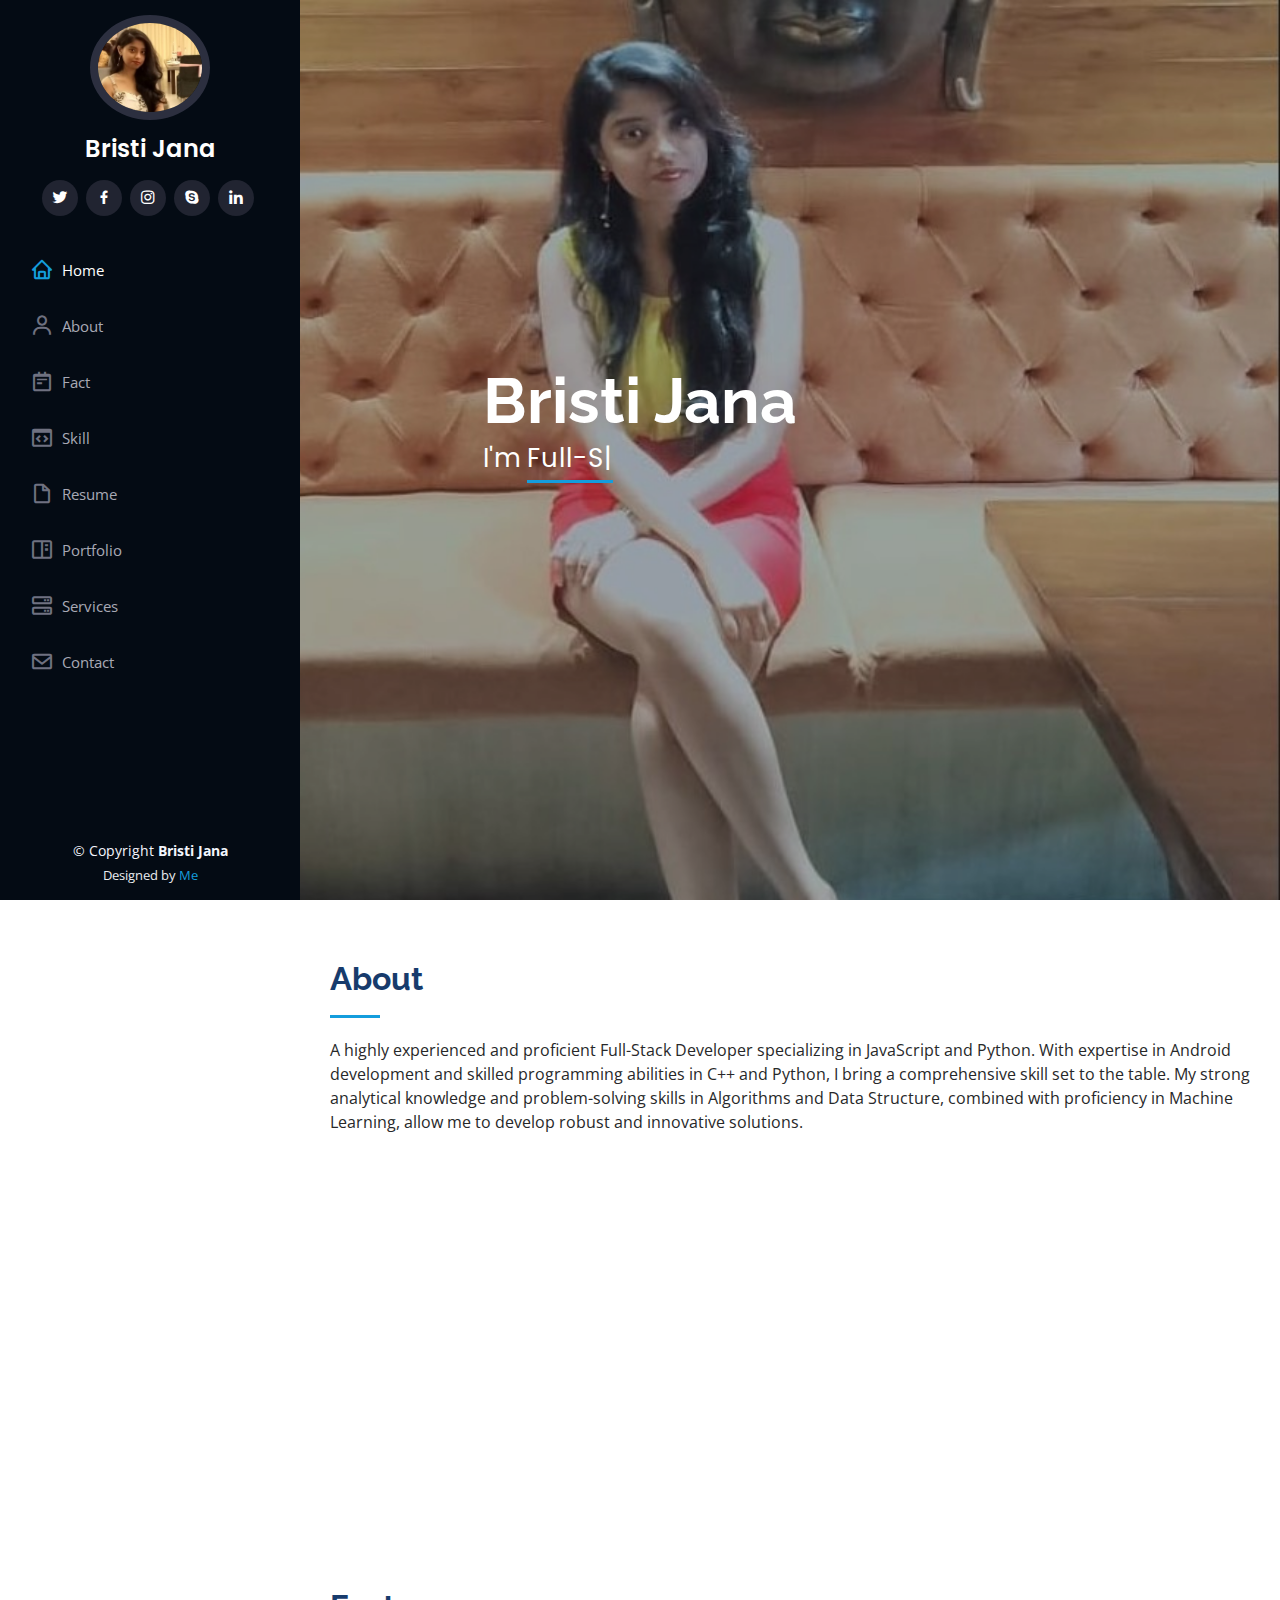
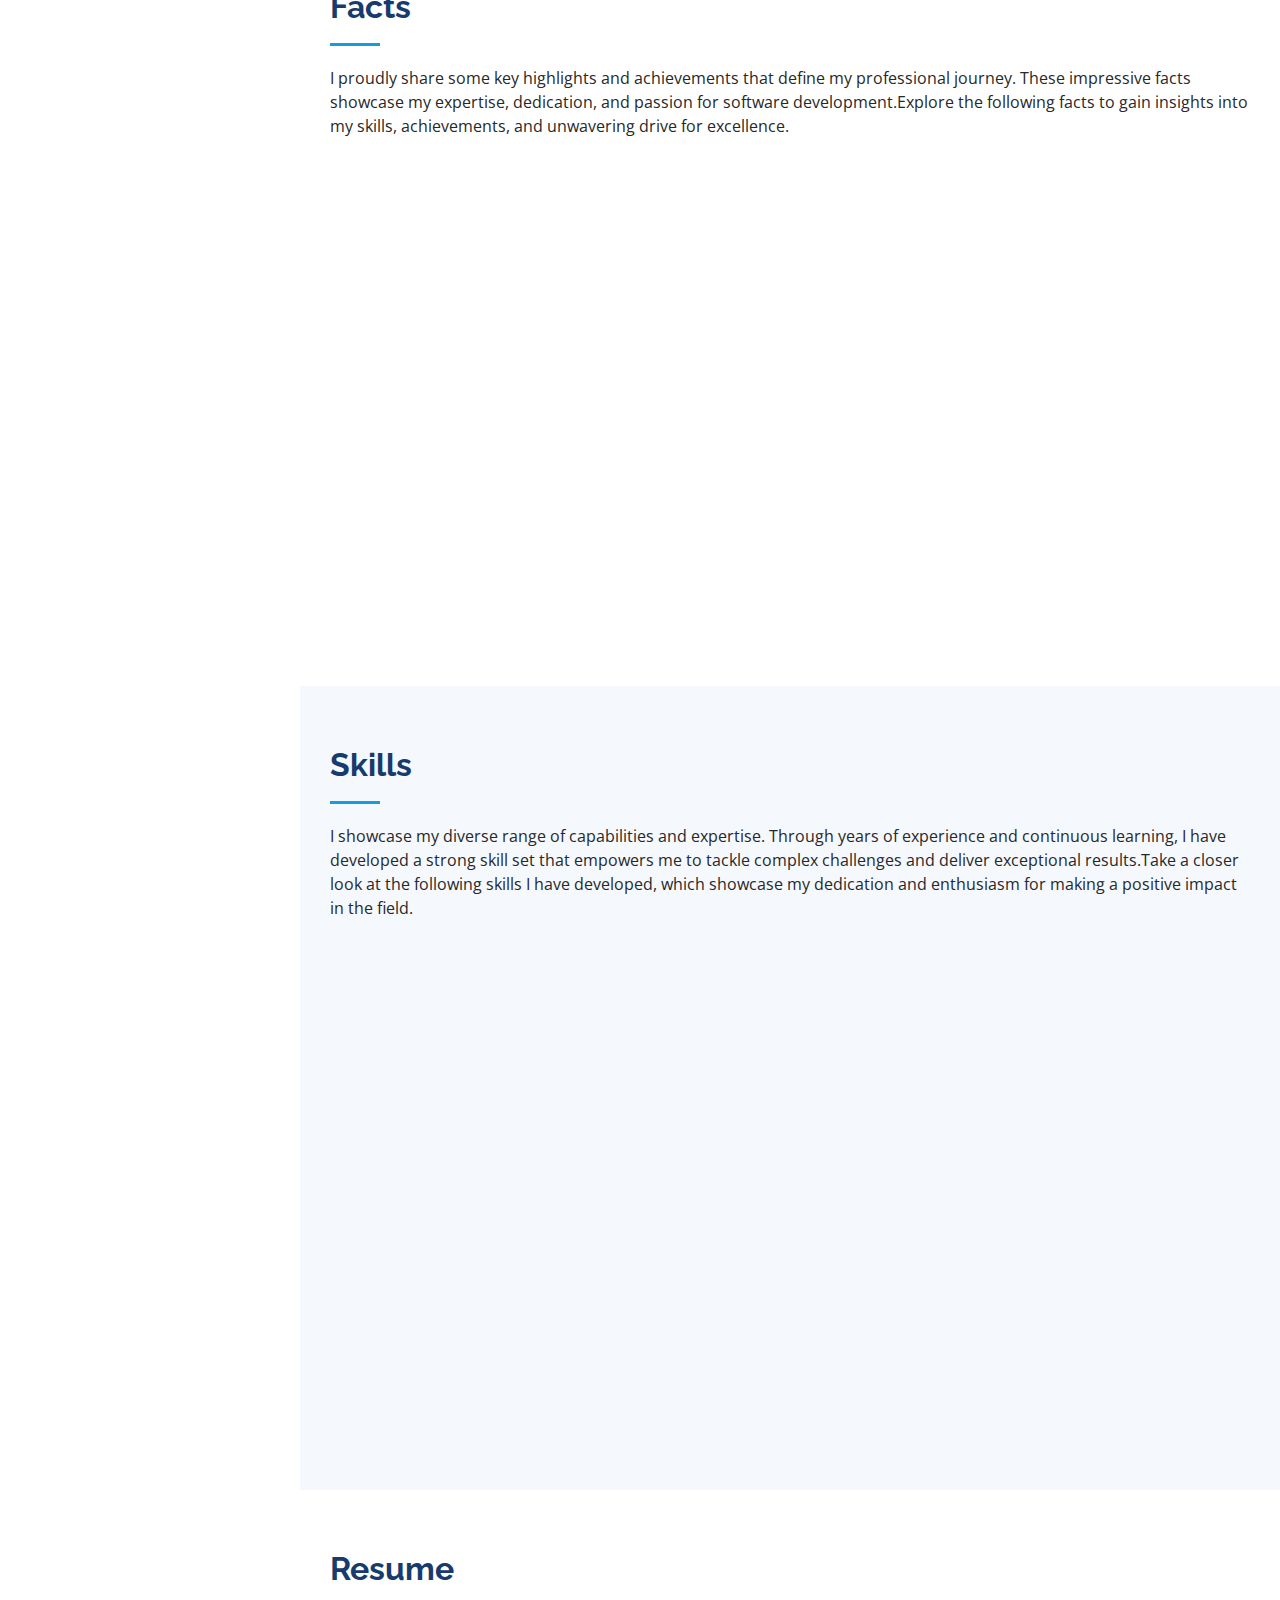
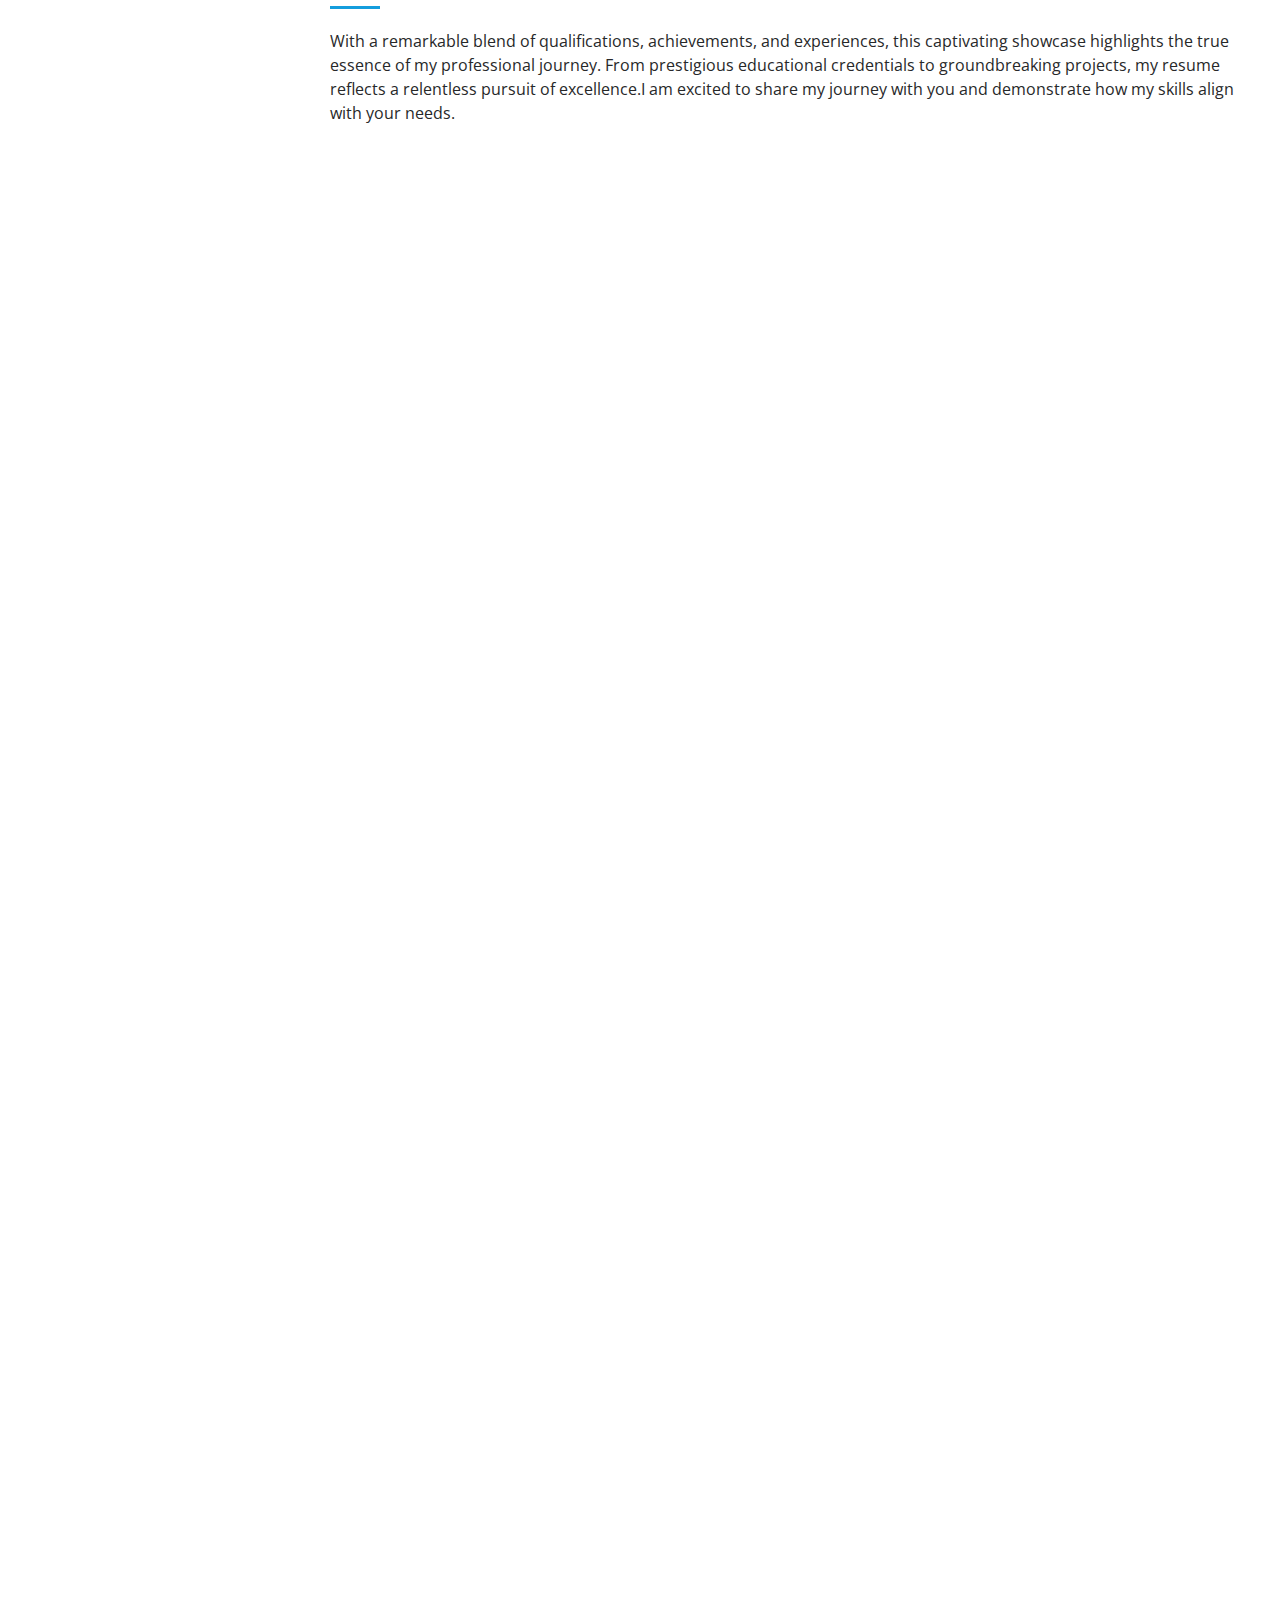
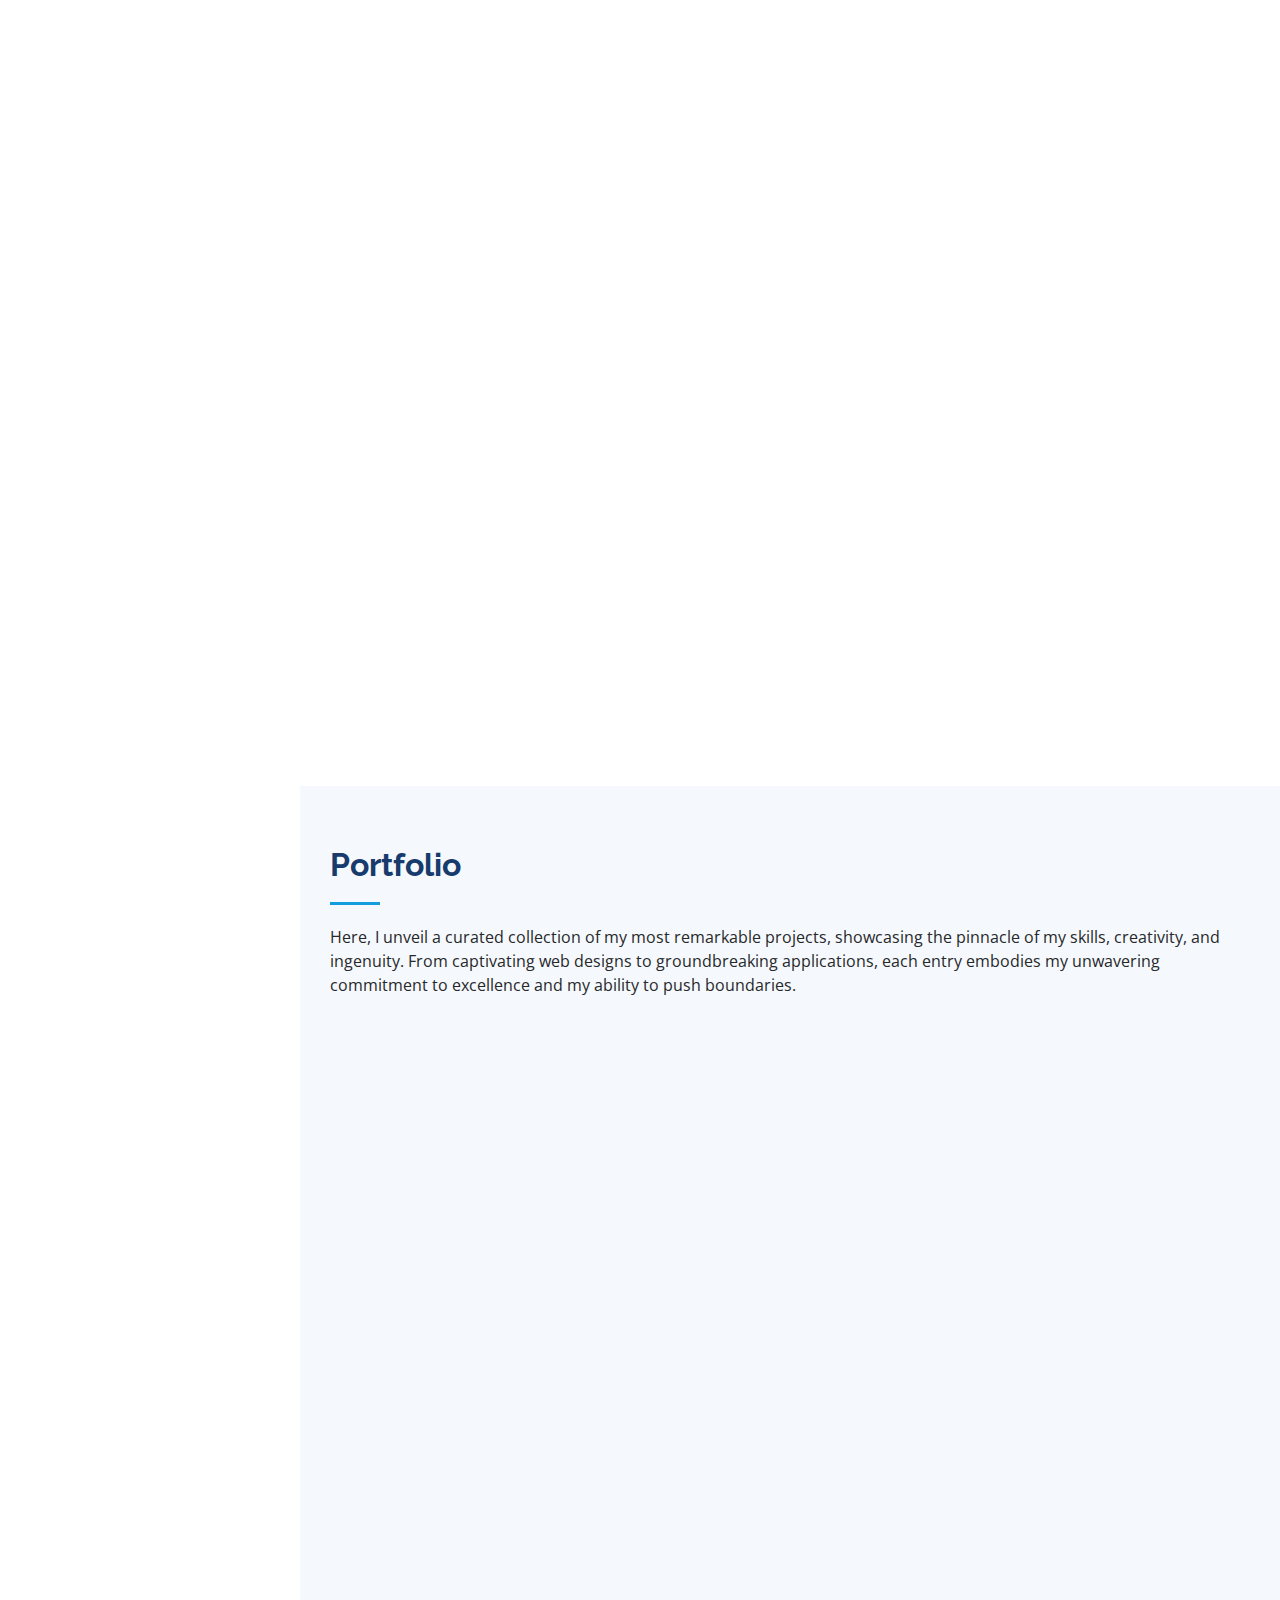
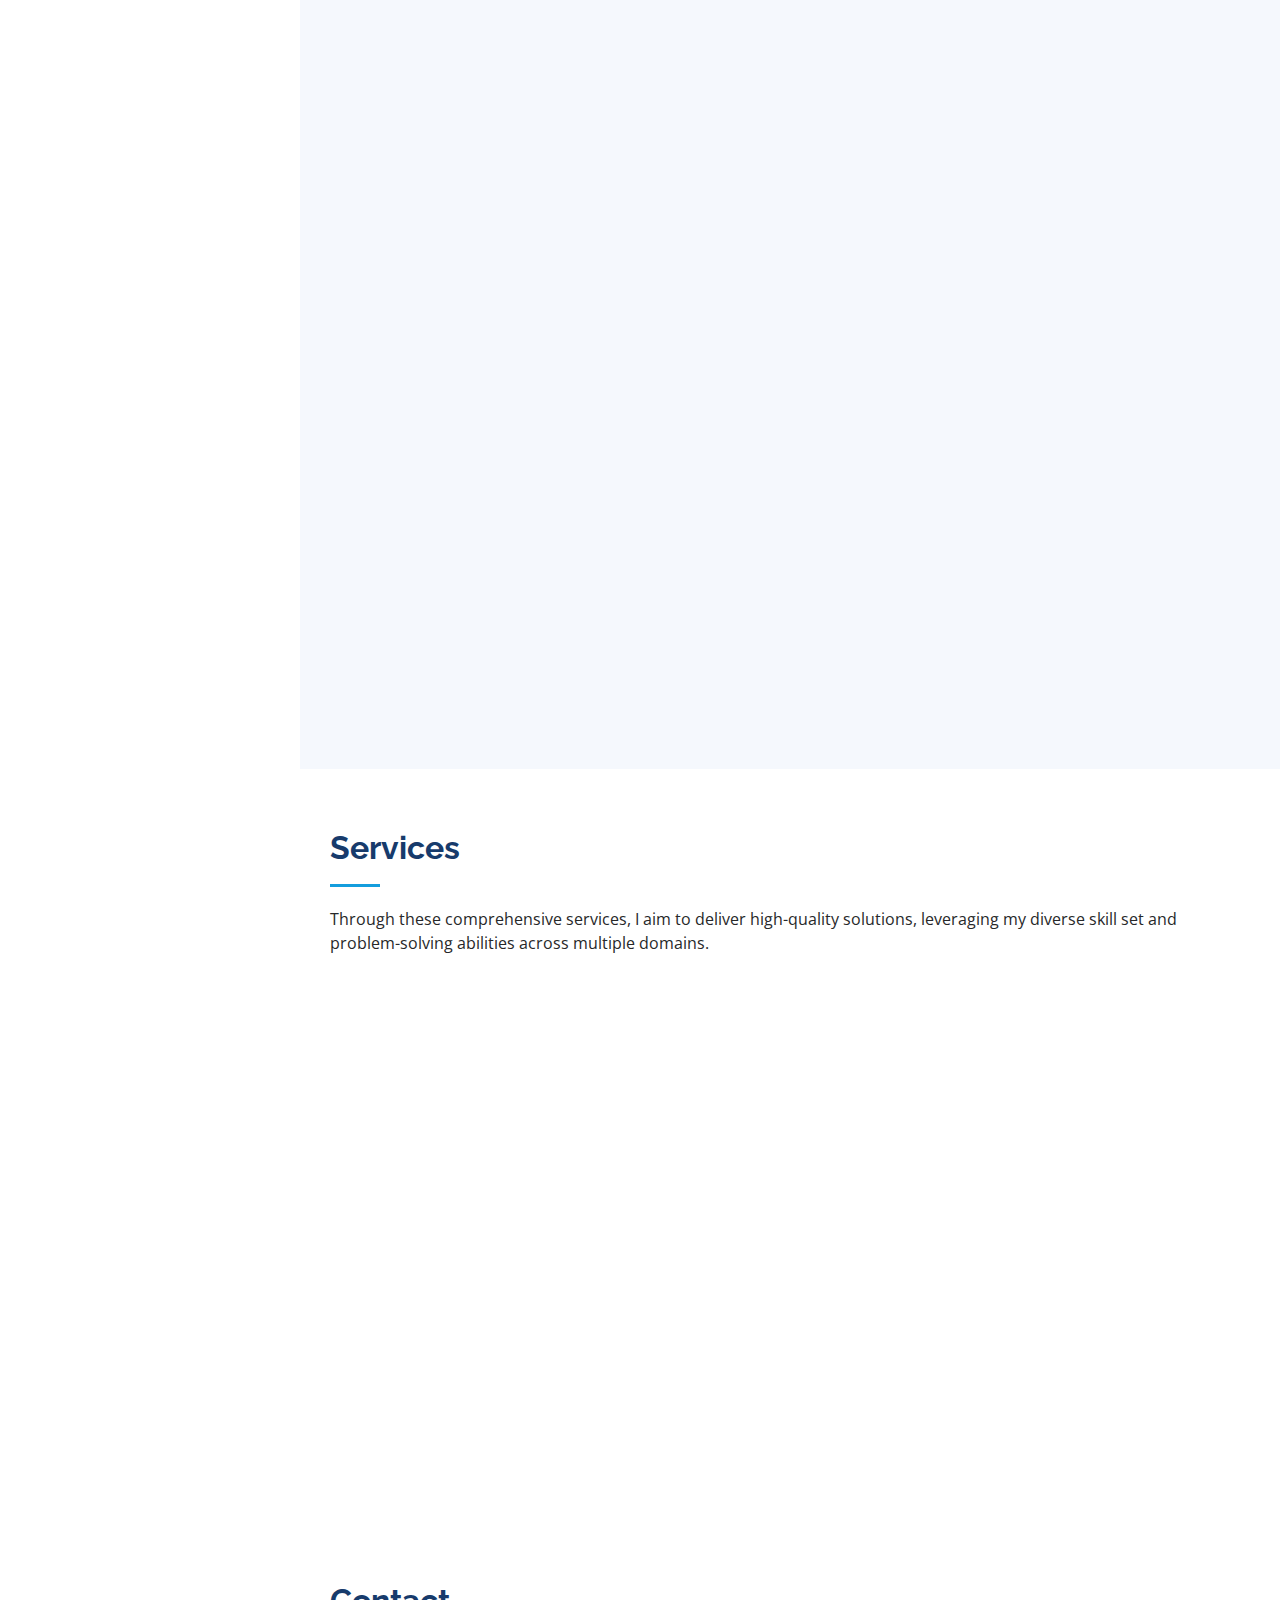
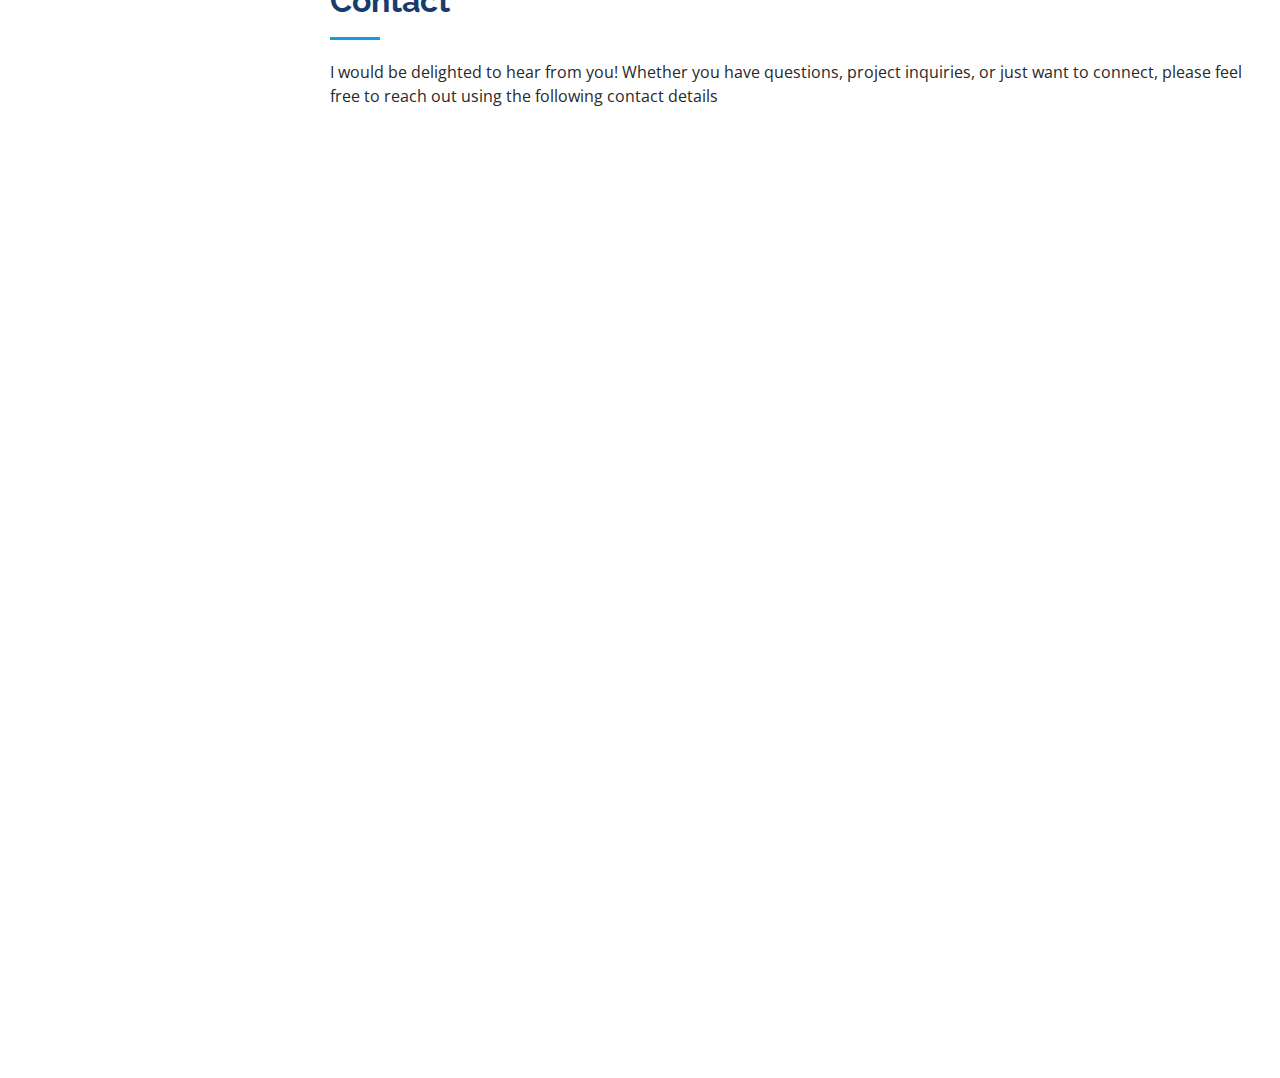
<file: index.html>
<!DOCTYPE html>
<html lang="en">
  <head>
    <meta charset="utf-8" />
    <meta content="width=device-width, initial-scale=1.0" name="viewport" />

    <title>Bristi Jana</title>
    <meta content="" name="description" />
    <meta content="" name="keywords" />

    <!-- Favicons -->
    <link href="assets/img/favicon.png" rel="icon" />
    <link href="assets/img/apple-touch-icon.png" rel="apple-touch-icon" />

    <!-- Google Fonts -->
    <link
      href="https://fonts.googleapis.com/css?family=Open+Sans:300,300i,400,400i,600,600i,700,700i|Raleway:300,300i,400,400i,500,500i,600,600i,700,700i|Poppins:300,300i,400,400i,500,500i,600,600i,700,700i"
      rel="stylesheet"
    />

    <!-- Vendor CSS Files -->
    <link href="assets/vendor/aos/aos.css" rel="stylesheet" />
    <link
      href="assets/vendor/bootstrap/css/bootstrap.min.css"
      rel="stylesheet"
    />
    <link
      href="assets/vendor/bootstrap-icons/bootstrap-icons.css"
      rel="stylesheet"
    />
    <link href="assets/vendor/boxicons/css/boxicons.min.css" rel="stylesheet" />
    <link
      href="assets/vendor/glightbox/css/glightbox.min.css"
      rel="stylesheet"
    />
    <link href="assets/vendor/swiper/swiper-bundle.min.css" rel="stylesheet" />

    <!-- Template Main CSS File -->
    <link href="assets/css/style.css" rel="stylesheet" />

    <!-- =======================================================
  * Template Name: iPortfolio
  * Updated: May 30 2023 with Bootstrap v5.3.0
  * Template URL: https://bootstrapmade.com/iportfolio-bootstrap-portfolio-websites-template/
  * Author: BootstrapMade.com
  * License: https://bootstrapmade.com/license/
  ======================================================== -->
  </head>

  <body>
    <!-- ======= Mobile nav toggle button ======= -->
    <i class="bi bi-list mobile-nav-toggle d-xl-none"></i>

    <!-- ======= Header ======= -->
    <header id="header">
      <div class="d-flex flex-column">
        <div class="profile">
          <img
            src="assets/img/profile-img.jpg"
            alt=""
            class="img-fluid rounded-circle"
          />
          <h1 class="text-light"><a href="index.html">Bristi Jana</a></h1>
          <div class="social-links mt-3 text-center">
            <a href="https://twitter.com/bristi_jana" class="twitter"><i class="bx bxl-twitter"></i></a>
            <a href="https://www.facebook.com/bristi.jana.1069" class="facebook"><i class="bx bxl-facebook"></i></a>
            <a href="https://www.instagram.com/bristi0654/?hl=en" class="instagram"><i class="bx bxl-instagram"></i></a>
            <a href="https://join.skype.com/invite/vLb6OtznhZKo" class="google-plus"><i class="bx bxl-skype"></i></a>
            <a href="https://www.linkedin.com/in/bristi-jana-379a5b1b9/" class="linkedin"><i class="bx bxl-linkedin"></i></a>
          </div>
        </div>

        <nav id="navbar" class="nav-menu navbar">
          <ul>
            <li>
              <a href="#hero" class="nav-link scrollto active"
                ><i class="bx bx-home"></i> <span>Home</span></a
              >
            </li>
            <li>
              <a href="#about" class="nav-link scrollto"
                ><i class="bx bx-user"></i> <span>About</span></a
              >
            </li>
            <li>
              <a href="#facts" class="nav-link scrollto"
                ><i class="bx bx-notepad"></i> <span>Fact</span></a
              >
            </li>
            <li>
              <a href="#skills" class="nav-link scrollto"
                ><i class="bx bx-code-block"></i> <span>Skill</span></a
              >
            </li>
            <li>
              <a href="#resume" class="nav-link scrollto"
                ><i class="bx bx-file-blank"></i> <span>Resume</span></a
              >
            </li>
            <li>
              <a href="#portfolio" class="nav-link scrollto"
                ><i class="bx bx-book-content"></i> <span>Portfolio</span></a
              >
            </li>
            <li>
              <a href="#services" class="nav-link scrollto"
                ><i class="bx bx-server"></i> <span>Services</span></a
              >
            </li>
            <li>
              <a href="#contact" class="nav-link scrollto"
                ><i class="bx bx-envelope"></i> <span>Contact</span></a
              >
            </li>
          </ul>
        </nav>
        <!-- .nav-menu -->
      </div>
    </header>
    <!-- End Header -->

    <!-- ======= Hero Section ======= -->
    <section
      id="hero"
      class="d-flex flex-column justify-content-center align-items-center"
    >
      <div class="hero-container" data-aos="fade-in">
        <h1>Bristi Jana</h1>
        <p>
          I'm
          <span
            class="typed"
            data-typed-items="Full-Stack Developer,Coder,Android Developer,Designer"
          ></span>
        </p>
      </div>
    </section>
    <!-- End Hero -->

    <main id="main">
      <!-- ======= About Section ======= -->
      <section id="about" class="about">
        <div class="container">
          <div class="section-title">
            <h2>About</h2>
            <p>
              A highly experienced and proficient Full-Stack Developer
              specializing in JavaScript and Python. With expertise in Android
              development and skilled programming abilities in C++ and Python, I
              bring a comprehensive skill set to the table. My strong analytical
              knowledge and problem-solving skills in Algorithms and Data
              Structure, combined with proficiency in Machine Learning, allow me
              to develop robust and innovative solutions.
            </p>
          </div>

          <div class="row">
            <div class="col-lg-4" data-aos="fade-right">
              <img src="assets/img/profile-img.jpg" class="img-fluid" alt="" />
            </div>
            <div class="col-lg-8 pt-4 pt-lg-0 content" data-aos="fade-left">
              <h3>Full-Stack Developer &amp; Competitive Coder.</h3>
              <p class="fst-italic">
                I am committed to delivering exceptional solutions and staying
                up-to-date with the latest industry trends. Get in touch with me
                to explore how I can help bring your ideas to life!
              </p>
              <div class="row">
                <div class="col-lg-6">
                  <ul>
                    <li>
                      <i class="bi bi-chevron-right"></i>
                      <strong>Birthday:</strong> <span>28 February 2001</span>
                    </li>
                    <li>
                      <i class="bi bi-chevron-right"></i>
                      <strong>Website:</strong> <span>www.example.com</span>
                    </li>
                    <li>
                      <i class="bi bi-chevron-right"></i>
                      <strong>Phone:</strong> <span>6283682294</span>
                    </li>
                    <li>
                      <i class="bi bi-chevron-right"></i>
                      <strong>City:</strong> <span>Hyderabad,Telangana</span>
                    </li>
                  </ul>
                </div>
                <div class="col-lg-6">
                  <ul>
                    <li>
                      <i class="bi bi-chevron-right"></i> <strong>Age:</strong>
                      <span>22</span>
                    </li>
                    <li>
                      <i class="bi bi-chevron-right"></i>
                      <strong>Degree:</strong> <span>B.Tech</span>
                    </li>
                    <li>
                      <i class="bi bi-chevron-right"></i>
                      <strong>PhEmailone:</strong>
                      <span>bristi0654@gmail.com</span>
                    </li>
                    <li>
                      <i class="bi bi-chevron-right"></i>
                      <strong>Residence:</strong> <span>India</span>
                    </li>
                  </ul>
                </div>
              </div>
            </div>
          </div>
        </div>
      </section>
      <!-- End About Section -->

      <!-- ======= Facts Section ======= -->
      <section id="facts" class="facts">
        <div class="container">
          <div class="section-title">
            <h2>Facts</h2>
            <p>
              I proudly share some key highlights and achievements that define
              my professional journey. These impressive facts showcase my
              expertise, dedication, and passion for software
              development.Explore the following facts to gain insights into my
              skills, achievements, and unwavering drive for excellence.
            </p>
          </div>

          <div class="row no-gutters">
            <div
              class="col-lg-3 col-md-6 d-md-flex align-items-md-stretch"
              data-aos="fade-up"
            >
              <div class="count-box">
                <i class="bi bi-journal-richtext"></i>
                <div class="conti">
                  <span
                    data-purecounter-start="0"
                    data-purecounter-end="10"
                    data-purecounter-duration="1"
                    class="purecounter tnt1"
                  ></span>
                  <h1 class="tnt">⭐</h1>
                </div>
                <p>
                  <strong>Development Expertise: </strong> Developed
                  cutting-edge web and android applications using multiple
                  programming languages.
                </p>
              </div>
            </div>

            <div
              class="col-lg-3 col-md-6 d-md-flex align-items-md-stretch"
              data-aos="fade-up"
              data-aos-delay="100"
            >
              <div class="count-box">
                <i class="bi bi-emoji-smile"></i>
                <div class="conti">
                  <span
                    data-purecounter-start="0"
                    data-purecounter-end="9"
                    data-purecounter-duration="1"
                    class="purecounter"
                  ></span>
                  <h1 class="tnt">⭐</h1>
                </div>
                <p>
                  <strong>Coding Competition Success: </strong>Achieved good
                  rankings in prestigious coding competitions, showcasing
                  exceptional problem-solving skills.
                </p>
              </div>
            </div>

            <div
              class="col-lg-3 col-md-6 d-md-flex align-items-md-stretch"
              data-aos="fade-up"
              data-aos-delay="200"
            >
              <div class="count-box">
                <i class="bi bi-people"></i>
                <div class="conti">
                  <span
                    data-purecounter-start="0"
                    data-purecounter-end="8"
                    data-purecounter-duration="1"
                    class="purecounter"
                  ></span>
                  <h1 class="tnt">⭐</h1>
                </div>
                <p>
                  <strong>Open-Source Contributions: </strong>Contributed to
                  open-source projects and collaborated with a global community
                  of developers.
                </p>
              </div>
            </div>

            <div
              class="col-lg-3 col-md-6 d-md-flex align-items-md-stretch"
              data-aos="fade-up"
              data-aos-delay="300"
            >
              <div class="count-box">
                <i class="bi bi-headset"></i>
                <div class="conti">
                  <span
                    data-purecounter-start="0"
                    data-purecounter-end="10"
                    data-purecounter-duration="1"
                    class="purecounter"
                  ></span>
                  <h1 class="tnt">⭐</h1>
                </div>
                <p>
                  <strong>Continuous Learning: </strong> Committed to staying at
                  the forefront of technology trends, regularly acquiring new
                  skills and knowledge through workshops, online courses, and
                  self-guided study.
                </p>
              </div>
            </div>
          </div>
        </div>
      </section>
      <!-- End Facts Section -->

      <!-- ======= Skills Section ======= -->
      <section id="skills" class="skills section-bg">
        <div class="container">
          <div class="section-title">
            <h2>Skills</h2>
            <p>
              I showcase my diverse range of capabilities and expertise. Through
              years of experience and continuous learning, I have developed a
              strong skill set that empowers me to tackle complex challenges and
              deliver exceptional results.Take a closer look at the following
              skills I have developed, which showcase my dedication and
              enthusiasm for making a positive impact in the field.
            </p>
          </div>

          <div class="row skills-content">
            <div class="col-lg-6" data-aos="fade-up">
              <div class="progress">
                <span class="skill">HTML <i class="val">100%</i></span>
                <div class="progress-bar-wrap">
                  <div
                    class="progress-bar"
                    role="progressbar"
                    aria-valuenow="100"
                    aria-valuemin="0"
                    aria-valuemax="100"
                  ></div>
                </div>
              </div>

              <div class="progress">
                <span class="skill">CSS <i class="val">95%</i></span>
                <div class="progress-bar-wrap">
                  <div
                    class="progress-bar"
                    role="progressbar"
                    aria-valuenow="95"
                    aria-valuemin="0"
                    aria-valuemax="100"
                  ></div>
                </div>
              </div>

              <div class="progress">
                <span class="skill">JavaScript <i class="val">90%</i></span>
                <div class="progress-bar-wrap">
                  <div
                    class="progress-bar"
                    role="progressbar"
                    aria-valuenow="90"
                    aria-valuemin="0"
                    aria-valuemax="100"
                  ></div>
                </div>
              </div>
              <div class="progress">
                <span class="skill">MongoDB <i class="val">80%</i></span>
                <div class="progress-bar-wrap">
                  <div
                    class="progress-bar"
                    role="progressbar"
                    aria-valuenow="80"
                    aria-valuemin="0"
                    aria-valuemax="100"
                  ></div>
                </div>
              </div>
              <div class="progress">
                <span class="skill">Python <i class="val">90%</i></span>
                <div class="progress-bar-wrap">
                  <div
                    class="progress-bar"
                    role="progressbar"
                    aria-valuenow="90"
                    aria-valuemin="0"
                    aria-valuemax="100"
                  ></div>
                </div>
              </div>

              <div class="progress">
                <span class="skill">Algorithm <i class="val">95%</i></span>
                <div class="progress-bar-wrap">
                  <div
                    class="progress-bar"
                    role="progressbar"
                    aria-valuenow="95"
                    aria-valuemin="0"
                    aria-valuemax="100"
                  ></div>
                </div>
              </div>
              <div class="progress">
                <span class="skill">Angular.js <i class="val">55%</i></span>
                <div class="progress-bar-wrap">
                  <div
                    class="progress-bar"
                    role="progressbar"
                    aria-valuenow="55"
                    aria-valuemin="0"
                    aria-valuemax="100"
                  ></div>
                </div>
              </div>
              <div class="progress">
                <span class="skill">SQL <i class="val">80%</i></span>
                <div class="progress-bar-wrap">
                  <div
                    class="progress-bar"
                    role="progressbar"
                    aria-valuenow="80"
                    aria-valuemin="0"
                    aria-valuemax="100"
                  ></div>
                </div>
              </div>
            </div>

            <div class="col-lg-6" data-aos="fade-up" data-aos-delay="100">
              <div class="progress">
                <span class="skill">React.js <i class="val">90%</i></span>
                <div class="progress-bar-wrap">
                  <div
                    class="progress-bar"
                    role="progressbar"
                    aria-valuenow="80"
                    aria-valuemin="0"
                    aria-valuemax="100"
                  ></div>
                </div>
              </div>

              <div class="progress">
                <span class="skill">React Native <i class="val">90%</i></span>
                <div class="progress-bar-wrap">
                  <div
                    class="progress-bar"
                    role="progressbar"
                    aria-valuenow="90"
                    aria-valuemin="0"
                    aria-valuemax="100"
                  ></div>
                </div>
              </div>

              <div class="progress">
                <span class="skill">Node.js <i class="val">85%</i></span>
                <div class="progress-bar-wrap">
                  <div
                    class="progress-bar"
                    role="progressbar"
                    aria-valuenow="85"
                    aria-valuemin="0"
                    aria-valuemax="100"
                  ></div>
                </div>
              </div>

              <div class="progress">
                <span class="skill">C++<i class="val">90%</i></span>
                <div class="progress-bar-wrap">
                  <div
                    class="progress-bar"
                    role="progressbar"
                    aria-valuenow="90"
                    aria-valuemin="0"
                    aria-valuemax="100"
                  ></div>
                </div>
              </div>
              <div class="progress">
                <span class="skill">Django <i class="val">75%</i></span>
                <div class="progress-bar-wrap">
                  <div
                    class="progress-bar"
                    role="progressbar"
                    aria-valuenow="75"
                    aria-valuemin="0"
                    aria-valuemax="100"
                  ></div>
                </div>
              </div>
              <div class="progress">
                <span class="skill">Data Structure <i class="val">95%</i></span>
                <div class="progress-bar-wrap">
                  <div
                    class="progress-bar"
                    role="progressbar"
                    aria-valuenow="95"
                    aria-valuemin="0"
                    aria-valuemax="100"
                  ></div>
                </div>
              </div>
              <div class="progress">
                <span class="skill"
                  >Machine Learning <i class="val">75%</i></span
                >
                <div class="progress-bar-wrap">
                  <div
                    class="progress-bar"
                    role="progressbar"
                    aria-valuenow="75"
                    aria-valuemin="0"
                    aria-valuemax="100"
                  ></div>
                </div>
              </div>
              <div class="progress">
                <span class="skill">Bootstrap <i class="val">90%</i></span>
                <div class="progress-bar-wrap">
                  <div
                    class="progress-bar"
                    role="progressbar"
                    aria-valuenow="90"
                    aria-valuemin="0"
                    aria-valuemax="100"
                  ></div>
                </div>
              </div>
            </div>
          </div>
        </div>
      </section>
      <!-- End Skills Section -->

      <!-- ======= Resume Section ======= -->
      <section id="resume" class="resume">
        <div class="container">
          <div class="section-title">
            <h2>Resume</h2>
            <p>
              With a remarkable blend of qualifications, achievements, and
              experiences, this captivating showcase highlights the true essence
              of my professional journey. From prestigious educational
              credentials to groundbreaking projects, my resume reflects a
              relentless pursuit of excellence.I am excited to share my journey
              with you and demonstrate how my skills align with your needs.
            </p>
          </div>

          <div class="row">
            <div class="col-lg-6" data-aos="fade-up">
              <h3 class="resume-title">Sumary</h3>
              <div class="resume-item pb-0">
                <h4>Bristi Jana</h4>
                <p>
                  <em
                    >Full-Stack Developer in Javascript and Python, and Android
                    Developer also a skilled programmer in C++ and Python along
                    with analytical knowledge and Problem-solving skills in
                    Algorithms and Data Structure, and have Knowledge in ML too,
                    completed a Bachelor of Technology in Computer Science from
                    Jaypee Institute of Information Technology, Noida.</em
                  >
                </p>
                <ul>
                  <li>Hyderabad,Telangana,India</li>
                  <li>6283682294</li>
                  <li>alice.barkley@example.com</li>
                </ul>
              </div>

              <h3 class="resume-title">Education</h3>
              <div class="resume-item">
                <h4>Bachelor of Technology of Computer Science</h4>
                <h5>2019 - 2023</h5>
                <p>
                  <em>Jaypee Institute of Information Technology, Noida, IN</em>
                </p>
                <p>
                  During my pursuit of a Bachelor's degree in Computer Science,
                  I gained a comprehensive understanding of core concepts and
                  principles in the field. Through rigorous coursework and
                  hands-on projects, I honed my skills in programming,
                  algorithms, data structures, and software development
                  methodologies. This degree provided me with a solid foundation
                  and a deep knowledge of computer science principles,
                  empowering me to tackle complex challenges with confidence and
                  precision.
                </p>
              </div>
              <div class="resume-item">
                <h4>High Secondary Education</h4>
                <h5>2017 - 2018</h5>
                <p>
                  <em>Dayanand Anglo Vedic School, Saharanpur, IN</em>
                </p>
                <p>
                  My high school education equipped me with a solid foundation
                  in academic subjects and developed essential skills for
                  personal and professional growth. Through a rigorous
                  curriculum, I gained knowledge in various disciplines, honed
                  critical thinking abilities, and cultivated effective
                  communication skills. This educational milestone serves as the
                  stepping stone to my journey of continuous learning and
                  success.
                </p>
              </div>
              <div class="resume-item">
                <h4>Secondary School Education</h4>
                <h5>2015 - 2016</h5>
                <p>
                  <em>Dayanand Anglo Vedic School, Saharanpur, IN</em>
                </p>
                <p>
                  During my secondary school education, I acquired a strong
                  educational foundation that laid the groundwork for my future
                  endeavors. Through a comprehensive curriculum, I developed
                  essential skills in subjects such as mathematics, science,
                  languages, and social sciences. This phase of my education
                  nurtured my intellectual curiosity, critical thinking
                  abilities, and effective communication skills, shaping me into
                  a well-rounded individual prepared for further academic and
                  professional pursuits.
                </p>
              </div>
            </div>
            <div class="col-lg-6" data-aos="fade-up" data-aos-delay="100">
              <h3 class="resume-title">Professional Experience</h3>
              <div class="resume-item">
                <h4>Full Stack Developer</h4>
                <h5>January 2023 - Present</h5>
                <p><em>Mantis Infra Solutions Pvt Ltd, Hyderabad, IN </em></p>
                <ul>
                  <li>
                    With proficiency in both frontend and backend technologies,
                    I have successfully delivered robust and user-centric
                    solutions. My skill set includes HTML, CSS, JavaScript,
                    React, Node.js,Django, and databases like MongoDB and MySQL
                  </li>
                  <li>
                    Well-versed in agile methodologies, ensuring efficient
                    project management and seamless collaboration with
                    cross-functional teams.
                  </li>
                </ul>
              </div>
              <div class="resume-item">
                <h4>Mean Stack Developer</h4>
                <h5>September 2022 - October 2022</h5>
                <p><em>Mogi I/O, New Delhi, IN</em></p>
                <ul>
                  <li>
                    I contribute code in MongoDB, Express.js, Angular, and
                    Node.js
                  </li>
                  <li>
                    With a deep understanding of the MEAN stack architecture, I
                    create efficient and seamless user experiences while
                    ensuring robust functionality. I am adept at integrating
                    different components of the stack to deliver
                    high-performance applications.
                  </li>
                </ul>
              </div>

              <div class="resume-item">
                <h4>React Native Developer</h4>
                <h5>May 2022- July 2022</h5>
                <p><em>Infinity Pillars,Noida, IN</em></p>
                <ul>
                  <li>
                    I contribute code for building cross-platform mobile
                    applications using React Native, I create engaging and
                    feature-rich apps for both iOS and Android platforms.
                  </li>
                  <li>
                    With a deep understanding of JavaScript and React Native
                    frameworks, I deliver high-quality, performance-driven
                    mobile solutions.
                  </li>
                </ul>
              </div>

              <div class="resume-item">
                <h4>Mern Stack Developer</h4>
                <h5>July 2021 - October 2021</h5>
                <p>
                  <em
                    >Xcitedu Software Solutions Private Limited,New Delhi,IN</em
                  >
                </p>
                <ul>
                  <li>
                    I craft robust and dynamic web applications, leveraging the
                    power of JavaScript and its frameworks. With expertise in
                    frontend and backend development, I deliver seamless user
                    experiences and efficient data management.
                  </li>
                </ul>
              </div>

              <div class="resume-item">
                <h4>Web Developer</h4>
                <h5>August 2021 - October 2021</h5>
                <p><em>FundingX,New Delhi,IN</em></p>
                <ul>
                  <li>
                    Contribute code for creating visually stunning and
                    user-friendly interfaces using HTML, CSS, and JavaScript.
                    With an eye for design and a focus on delivering seamless
                    user experiences, I bring websites to life and ensure
                    optimal performance across different devices and browsers.
                  </li>
                </ul>
              </div>

              <div class="resume-item">
                <h4>Content Developer</h4>
                <h5>October 2021 - January 2022</h5>
                <p><em>DevIncept,New Delhi,IN</em></p>
                <ul>
                  <li>
                    I combine creativity and strategy to craft compelling and
                    engaging content across various platforms. With expertise in
                    research, writing, and storytelling, I deliver impactful
                    content that resonates with target audiences and drives
                    results.
                  </li>
                </ul>
              </div>

              <div class="resume-item">
                <h4>Human Resources</h4>
                <h5>August 2021 - August 2021</h5>
                <p><em>Cureya,New Delhi,IN</em></p>
                <ul>
                  <li>
                    I bring expertise in recruitment, employee engagement, and
                    fostering a positive work environment. With a strategic
                    mindset and strong interpersonal skills, I ensure effective
                    talent acquisition and nurture a motivated and productive
                    workforce.
                  </li>
                </ul>
              </div>
            </div>
          </div>
        </div>
      </section>
      <!-- End Resume Section -->

      <!-- ======= Portfolio Section ======= -->
      <section id="portfolio" class="portfolio section-bg">
        <div class="container">
          <div class="section-title">
            <h2>Portfolio</h2>
            <p>
              Here, I unveil a curated collection of my most remarkable
              projects, showcasing the pinnacle of my skills, creativity, and
              ingenuity. From captivating web designs to groundbreaking
              applications, each entry embodies my unwavering commitment to
              excellence and my ability to push boundaries.
            </p>
          </div>

          <div class="row" data-aos="fade-up">
            <div class="col-lg-12 d-flex justify-content-center">
              <ul id="portfolio-flters">
                <li data-filter="*" class="filter-active">All</li>
                <li data-filter=".filter-app">App</li>
                <li data-filter=".filter-web">Web</li>
              </ul>
            </div>
          </div>

          <div
            class="row portfolio-container"
            data-aos="fade-up"
            data-aos-delay="100"
          >
            <div class="col-lg-4 col-md-6 portfolio-item filter-app">
              <div class="portfolio-wrap">
                <img
                  src="assets/img/portfolio/portfolio-1.jpg"
                  class="img-fluid"
                  alt=""
                />
                <div class="portfolio-links">
                  <a
                    href="assets/img/portfolio/portfolio-1.jpg"
                    data-gallery="portfolioGallery"
                    class="portfolio-lightbox"
                    title="App 1"
                    ><i class="bx bx-plus"></i
                  ></a>
                  <a href="portfolio-details1.html" title="More Details"
                    ><i class="bx bx-link"></i
                  ></a>
                </div>
              </div>
            </div>

            <div class="col-lg-4 col-md-6 portfolio-item filter-web">
              <div class="portfolio-wrap">
                <img
                  src="assets/img/portfolio/portfolio-2.jpg"
                  class="img-fluid"
                  alt=""
                />
                <div class="portfolio-links">
                  <a
                    href="assets/img/portfolio/portfolio-2.jpg"
                    data-gallery="portfolioGallery"
                    class="portfolio-lightbox"
                    title="Web 3"
                    ><i class="bx bx-plus"></i
                  ></a>
                  <a href="portfolio-details2.html" title="More Details"
                    ><i class="bx bx-link"></i
                  ></a>
                </div>
              </div>
            </div>

            <div class="col-lg-4 col-md-6 portfolio-item filter-app">
              <div class="portfolio-wrap">
                <img
                  src="assets/img/portfolio/portfolio-3.jpg"
                  class="img-fluid"
                  alt=""
                />
                <div class="portfolio-links">
                  <a
                    href="assets/img/portfolio/portfolio-3.jpg"
                    data-gallery="portfolioGallery"
                    class="portfolio-lightbox"
                    title="App 2"
                    ><i class="bx bx-plus"></i
                  ></a>
                  <a href="portfolio-details3.html" title="More Details"
                    ><i class="bx bx-link"></i
                  ></a>
                </div>
              </div>
            </div>

            <div class="col-lg-4 col-md-6 portfolio-item filter-card">
              <div class="portfolio-wrap">
                <img
                  src="assets/img/portfolio/portfolio-4.jpg"
                  class="img-fluid"
                  alt=""
                />
                <div class="portfolio-links">
                  <a
                    href="assets/img/portfolio/portfolio-4.jpg"
                    data-gallery="portfolioGallery"
                    class="portfolio-lightbox"
                    title="Card 2"
                    ><i class="bx bx-plus"></i
                  ></a>
                  <a href="portfolio-details4.html" title="More Details"
                    ><i class="bx bx-link"></i
                  ></a>
                </div>
              </div>
            </div>

            <div class="col-lg-4 col-md-6 portfolio-item filter-web">
              <div class="portfolio-wrap">
                <img
                  src="assets/img/portfolio/portfolio-5.jpg"
                  class="img-fluid"
                  alt=""
                />
                <div class="portfolio-links">
                  <a
                    href="assets/img/portfolio/portfolio-5.jpg"
                    data-gallery="portfolioGallery"
                    class="portfolio-lightbox"
                    title="Web 2"
                    ><i class="bx bx-plus"></i
                  ></a>
                  <a href="portfolio-details5.html" title="More Details"
                    ><i class="bx bx-link"></i
                  ></a>
                </div>
              </div>
            </div>

            <div class="col-lg-4 col-md-6 portfolio-item filter-app">
              <div class="portfolio-wrap">
                <img
                  src="assets/img/portfolio/portfolio-6.jpg"
                  class="img-fluid"
                  alt=""
                />
                <div class="portfolio-links">
                  <a
                    href="assets/img/portfolio/portfolio-6.jpg"
                    data-gallery="portfolioGallery"
                    class="portfolio-lightbox"
                    title="App 3"
                    ><i class="bx bx-plus"></i
                  ></a>
                  <a href="portfolio-details6.html" title="More Details"
                    ><i class="bx bx-link"></i
                  ></a>
                </div>
              </div>
            </div>

            <div class="col-lg-4 col-md-6 portfolio-item filter-card">
              <div class="portfolio-wrap">
                <img
                  src="assets/img/portfolio/portfolio-7.jpg"
                  class="img-fluid"
                  alt=""
                />
                <div class="portfolio-links">
                  <a
                    href="assets/img/portfolio/portfolio-7.jpg"
                    data-gallery="portfolioGallery"
                    class="portfolio-lightbox"
                    title="Card 1"
                    ><i class="bx bx-plus"></i
                  ></a>
                  <a href="portfolio-details7.html" title="More Details"
                    ><i class="bx bx-link"></i
                  ></a>
                </div>
              </div>
            </div>

            <div class="col-lg-4 col-md-6 portfolio-item filter-card">
              <div class="portfolio-wrap">
                <img
                  src="assets/img/portfolio/portfolio-8.jpg"
                  class="img-fluid"
                  alt=""
                />
                <div class="portfolio-links">
                  <a
                    href="assets/img/portfolio/portfolio-8.jpg"
                    data-gallery="portfolioGallery"
                    class="portfolio-lightbox"
                    title="Card 3"
                    ><i class="bx bx-plus"></i
                  ></a>
                  <a href="portfolio-details8.html" title="More Details"
                    ><i class="bx bx-link"></i
                  ></a>
                </div>
              </div>
            </div>

            <div class="col-lg-4 col-md-6 portfolio-item filter-web">
              <div class="portfolio-wrap">
                <img
                  src="assets/img/portfolio/portfolio-9.jpg"
                  class="img-fluid"
                  alt=""
                />
                <div class="portfolio-links">
                  <a
                    href="assets/img/portfolio/portfolio-9.jpg"
                    data-gallery="portfolioGallery"
                    class="portfolio-lightbox"
                    title="Web 3"
                    ><i class="bx bx-plus"></i
                  ></a>
                  <a href="portfolio-details9.html" title="More Details"
                    ><i class="bx bx-link"></i
                  ></a>
                </div>
              </div>
            </div>
          </div>
        </div>
      </section>
      <!-- End Portfolio Section -->

      <!-- ======= Services Section ======= -->
      <section id="services" class="services">
        <div class="container">
          <div class="section-title">
            <h2>Services</h2>
            <p>
              Through these comprehensive services, I aim to deliver
              high-quality solutions, leveraging my diverse skill set and
              problem-solving abilities across multiple domains.
            </p>
          </div>

          <div class="row">
            <div class="col-lg-4 col-md-6 icon-box" data-aos="fade-up">
              <div class="icon"><i class="bi bi-briefcase"></i></div>
              <h4 class="title"><a href="">Full-Stack Web Development</a></h4>
              <p class="description">
                Create dynamic and responsive web applications using JavaScript
                and Python, delivering seamless user experiences across multiple
                devices.
              </p>
            </div>
            <div
              class="col-lg-4 col-md-6 icon-box"
              data-aos="fade-up"
              data-aos-delay="100"
            >
              <div class="icon"><i class="bx bx-mobile-alt"></i></div>
              <h4 class="title">
                <a href="">Mobile App Development (Android)</a>
              </h4>
              <p class="description">
                Develop engaging and feature-rich Android applications that
                cater to diverse user needs, utilizing industry best practices
                and the latest technologies.
              </p>
            </div>
            <div
              class="col-lg-4 col-md-6 icon-box"
              data-aos="fade-up"
              data-aos-delay="200"
            >
              <div class="icon"><i class="bi bi-bar-chart"></i></div>
              <h4 class="title"><a href="">Custom Software Solutions</a></h4>
              <p class="description">
                Provide tailored software solutions using C++ and Python,
                ensuring efficient code implementation and delivering robust
                applications.
              </p>
            </div>
            <div
              class="col-lg-4 col-md-6 icon-box"
              data-aos="fade-up"
              data-aos-delay="300"
            >
              <div class="icon"><i class='bx bxs-component'></i></div>
              <h4 class="title">
                <a href="">Algorithm Design and Optimization</a>
              </h4>
              <p class="description">
                Employ analytical knowledge and problem-solving skills to design
                and optimize algorithms, enhancing performance and scalability
                of software systems.
              </p>
            </div>
            <div
              class="col-lg-4 col-md-6 icon-box"
              data-aos="fade-up"
              data-aos-delay="400"
            >
              <div class="icon"><i class='bx bxs-data'></i></i></div>
              <h4 class="title">
                <a href="">Data Structure Implementation</a>
              </h4>
              <p class="description">
                Implement efficient data structures to organize and manipulate
                complex data, optimizing retrieval, storage, and processing
                operations.
              </p>
            </div>
            <div
              class="col-lg-4 col-md-6 icon-box"
              data-aos="fade-up"
              data-aos-delay="500"
            >
              <div class="icon"><i class="bx bxs-invader"></i></div>
              <h4 class="title"><a href="">Machine Learning Integration</a></h4>
              <p class="description">
                Apply machine learning techniques and algorithms to extract
                insights from data, enabling predictive analytics and
                intelligent decision-making in applications.
              </p>
            </div>
          </div>
        </div>
      </section>
      <!-- End Services Section -->

      <!-- ======= Testimonials Section ======= -->

      <!-- ======= Contact Section ======= -->
      <section id="contact" class="contact">
        <div class="container">
          <div class="section-title">
            <h2>Contact</h2>
            <p>
              I would be delighted to hear from you! Whether you have questions, project inquiries, or just want to connect, please feel 
              free to reach out using the following contact details
            </p>
          </div>

          <div class="row" data-aos="fade-in">
            <div class="col-lg-5 d-flex align-items-stretch">
              <div class="info">
                <div class="address">
                  <i class="bi bi-geo-alt"></i>
                  <h4>Location:</h4>
                  <p>Gayatri Vijaya Vihar Road 3 Margadarshi Colony, Hyderabad, TG 500035 IN</p>
                </div>

                <div class="email">
                  <i class="bi bi-envelope"></i>
                  <h4>Email:</h4>
                  <p>bristi0654@gmail.com</p>
                </div>

                <div class="phone">
                  <i class="bi bi-phone"></i>
                  <h4>Call:</h4>
                  <p>+91 6283682294</p>
                </div>
                <iframe src="https://www.google.com/maps/embed?pb=!1m18!1m12!1m3!1d7615.802329890578!2d78.53632718324661!3d17.36848823709496!2m3!1f0!2f0!3f0!3m2!1i1024!2i768!4f13.1!3m3!1m2!1s0x3bcb98c3ac820e99%3A0x2701a22516be6cfa!2sGayatri%20Vihar%2C%20SBI%20Colony%2C%20Kothapet%2C%20Hyderabad%2C%20Telangana%20500035!5e0!3m2!1sen!2sin!4v1685965948969!5m2!1sen!2sin" width="600" height="450" style="border:0;" allowfullscreen="" loading="lazy" referrerpolicy="no-referrer-when-downgrade"
frameborder="0"
                  style="border: 0; width: 100%; height: 290px"
                  allowfullscreen></iframe>
               
              </div>
            </div>

            <div class="col-lg-7 mt-5 mt-lg-0 d-flex align-items-stretch">
              <form
                action="forms/contact.php"
                method="post"
                role="form"
                class="php-email-form"
              >
                <div class="row">
                  <div class="form-group col-md-6">
                    <label for="name">Your Name</label>
                    <input
                      type="text"
                      name="name"
                      class="form-control"
                      id="name"
                      required
                    />
                  </div>
                  <div class="form-group col-md-6">
                    <label for="name">Your Email</label>
                    <input
                      type="email"
                      class="form-control"
                      name="email"
                      id="email"
                      required
                    />
                  </div>
                </div>
                <div class="form-group">
                  <label for="name">Subject</label>
                  <input
                    type="text"
                    class="form-control"
                    name="subject"
                    id="subject"
                    required
                  />
                </div>
                <div class="form-group">
                  <label for="name">Message</label>
                  <textarea
                    class="form-control"
                    name="message"
                    rows="10"
                    required
                  ></textarea>
                </div>
                <div class="my-3">
                  <div class="loading">Loading</div>
                  <div class="error-message"></div>
                  <div class="sent-message">
                    Your message has been sent. Thank you!
                  </div>
                </div>
                <div class="text-center">
                  <button type="submit">Send Message</button>
                </div>
              </form>
            </div>
          </div>
        </div>
      </section>
      <!-- End Contact Section -->
    </main>
    <!-- End #main -->

    <!-- ======= Footer ======= -->
    <footer id="footer">
      <div class="container">
        <div class="copyright">
          &copy; Copyright <strong><span>Bristi Jana</span></strong>
        </div>
        <div class="credits">
          <!-- All the links in the footer should remain intact. -->
          <!-- You can delete the links only if you purchased the pro version. -->
          <!-- Licensing information: https://bootstrapmade.com/license/ -->
          <!-- Purchase the pro version with working PHP/AJAX contact form: https://bootstrapmade.com/iportfolio-bootstrap-portfolio-websites-template/ -->
          Designed by <a href="https://bootstrapmade.com/">Me</a>
        </div>
      </div>
    </footer>
    <!-- End  Footer -->

    <a
      href="#"
      class="back-to-top d-flex align-items-center justify-content-center"
      ><i class="bi bi-arrow-up-short"></i
    ></a>

    <!-- Vendor JS Files -->
    <script src="assets/vendor/purecounter/purecounter_vanilla.js"></script>
    <script src="assets/vendor/aos/aos.js"></script>
    <script src="assets/vendor/bootstrap/js/bootstrap.bundle.min.js"></script>
    <script src="assets/vendor/glightbox/js/glightbox.min.js"></script>
    <script src="assets/vendor/isotope-layout/isotope.pkgd.min.js"></script>
    <script src="assets/vendor/swiper/swiper-bundle.min.js"></script>
    <script src="assets/vendor/typed.js/typed.umd.js"></script>
    <script src="assets/vendor/waypoints/noframework.waypoints.js"></script>
    <script src="assets/vendor/php-email-form/validate.js"></script>

    <!-- Template Main JS File -->
    <script src="assets/js/main.js"></script>
  </body>
</html>
</file>
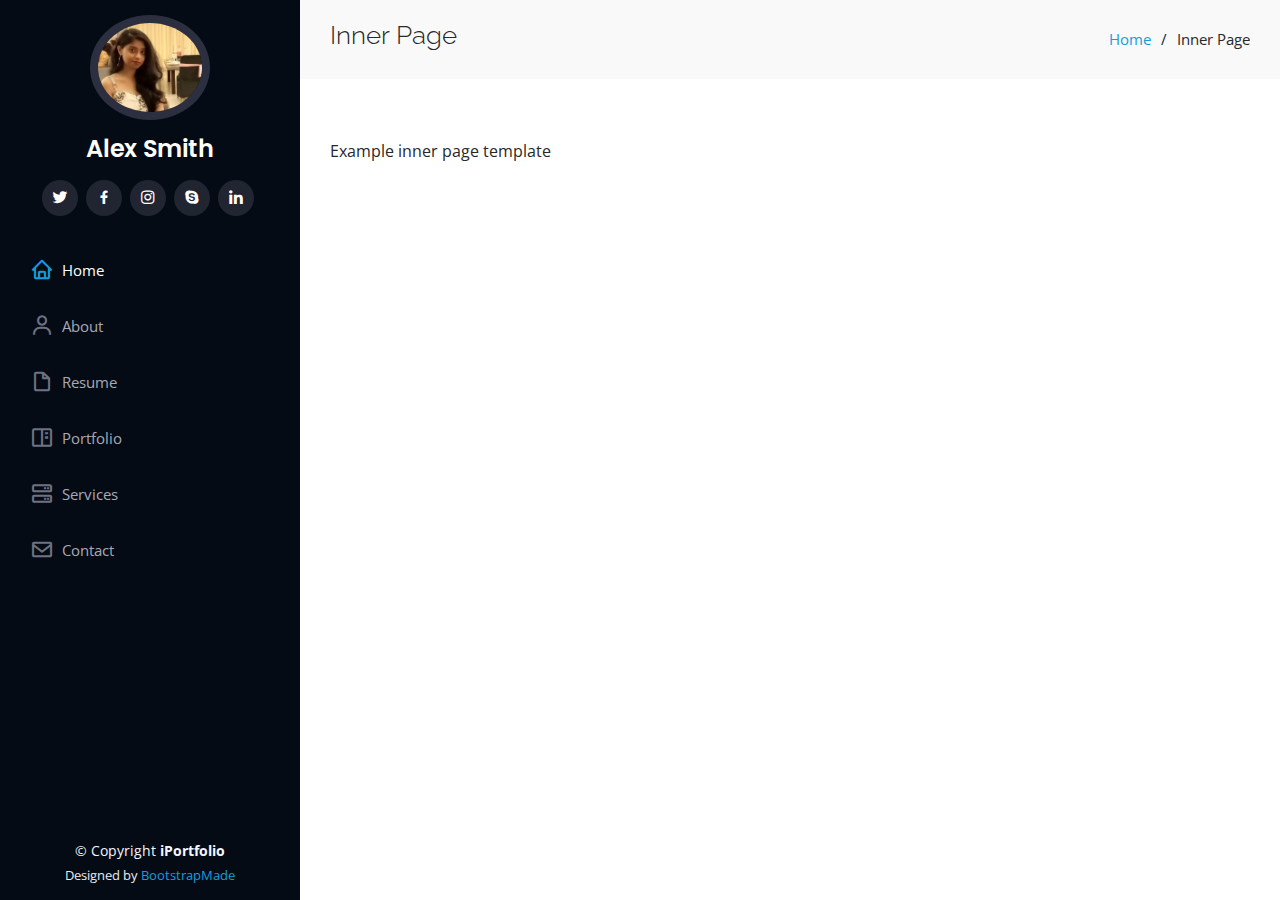
<file: inner-page.html>
<!DOCTYPE html>
<html lang="en">

<head>
  <meta charset="utf-8">
  <meta content="width=device-width, initial-scale=1.0" name="viewport">

  <title>Inner Page - iPortfolio Bootstrap Template</title>
  <meta content="" name="description">
  <meta content="" name="keywords">

  <!-- Favicons -->
  <link href="assets/img/favicon.png" rel="icon">
  <link href="assets/img/apple-touch-icon.png" rel="apple-touch-icon">

  <!-- Google Fonts -->
  <link href="https://fonts.googleapis.com/css?family=Open+Sans:300,300i,400,400i,600,600i,700,700i|Raleway:300,300i,400,400i,500,500i,600,600i,700,700i|Poppins:300,300i,400,400i,500,500i,600,600i,700,700i" rel="stylesheet">

  <!-- Vendor CSS Files -->
  <link href="assets/vendor/aos/aos.css" rel="stylesheet">
  <link href="assets/vendor/bootstrap/css/bootstrap.min.css" rel="stylesheet">
  <link href="assets/vendor/bootstrap-icons/bootstrap-icons.css" rel="stylesheet">
  <link href="assets/vendor/boxicons/css/boxicons.min.css" rel="stylesheet">
  <link href="assets/vendor/glightbox/css/glightbox.min.css" rel="stylesheet">
  <link href="assets/vendor/swiper/swiper-bundle.min.css" rel="stylesheet">

  <!-- Template Main CSS File -->
  <link href="assets/css/style.css" rel="stylesheet">

  <!-- =======================================================
  * Template Name: iPortfolio
  * Updated: May 30 2023 with Bootstrap v5.3.0
  * Template URL: https://bootstrapmade.com/iportfolio-bootstrap-portfolio-websites-template/
  * Author: BootstrapMade.com
  * License: https://bootstrapmade.com/license/
  ======================================================== -->
</head>

<body>

  <!-- ======= Mobile nav toggle button ======= -->
  <i class="bi bi-list mobile-nav-toggle d-xl-none"></i>

  <!-- ======= Header ======= -->
  <header id="header">
    <div class="d-flex flex-column">

      <div class="profile">
        <img src="assets/img/profile-img.jpg" alt="" class="img-fluid rounded-circle">
        <h1 class="text-light"><a href="index.html">Alex Smith</a></h1>
        <div class="social-links mt-3 text-center">
          <a href="#" class="twitter"><i class="bx bxl-twitter"></i></a>
          <a href="#" class="facebook"><i class="bx bxl-facebook"></i></a>
          <a href="#" class="instagram"><i class="bx bxl-instagram"></i></a>
          <a href="#" class="google-plus"><i class="bx bxl-skype"></i></a>
          <a href="#" class="linkedin"><i class="bx bxl-linkedin"></i></a>
        </div>
      </div>

      <nav id="navbar" class="nav-menu navbar">
        <ul>
          <li><a href="#hero" class="nav-link scrollto active"><i class="bx bx-home"></i> <span>Home</span></a></li>
          <li><a href="#about" class="nav-link scrollto"><i class="bx bx-user"></i> <span>About</span></a></li>
          <li><a href="#resume" class="nav-link scrollto"><i class="bx bx-file-blank"></i> <span>Resume</span></a></li>
          <li><a href="#portfolio" class="nav-link scrollto"><i class="bx bx-book-content"></i> <span>Portfolio</span></a></li>
          <li><a href="#services" class="nav-link scrollto"><i class="bx bx-server"></i> <span>Services</span></a></li>
          <li><a href="#contact" class="nav-link scrollto"><i class="bx bx-envelope"></i> <span>Contact</span></a></li>
        </ul>
      </nav><!-- .nav-menu -->
    </div>
  </header><!-- End Header -->

  <main id="main">

    <!-- ======= Breadcrumbs ======= -->
    <section class="breadcrumbs">
      <div class="container">

        <div class="d-flex justify-content-between align-items-center">
          <h2>Inner Page</h2>
          <ol>
            <li><a href="index.html">Home</a></li>
            <li>Inner Page</li>
          </ol>
        </div>

      </div>
    </section><!-- End Breadcrumbs -->

    <section class="inner-page">
      <div class="container">
        <p>
          Example inner page template
        </p>
      </div>
    </section>

  </main><!-- End #main -->

  <!-- ======= Footer ======= -->
  <footer id="footer">
    <div class="container">
      <div class="copyright">
        &copy; Copyright <strong><span>iPortfolio</span></strong>
      </div>
      <div class="credits">
        <!-- All the links in the footer should remain intact. -->
        <!-- You can delete the links only if you purchased the pro version. -->
        <!-- Licensing information: https://bootstrapmade.com/license/ -->
        <!-- Purchase the pro version with working PHP/AJAX contact form: https://bootstrapmade.com/iportfolio-bootstrap-portfolio-websites-template/ -->
        Designed by <a href="https://bootstrapmade.com/">BootstrapMade</a>
      </div>
    </div>
  </footer><!-- End  Footer -->

  <a href="#" class="back-to-top d-flex align-items-center justify-content-center"><i class="bi bi-arrow-up-short"></i></a>

  <!-- Vendor JS Files -->
  <script src="assets/vendor/purecounter/purecounter_vanilla.js"></script>
  <script src="assets/vendor/aos/aos.js"></script>
  <script src="assets/vendor/bootstrap/js/bootstrap.bundle.min.js"></script>
  <script src="assets/vendor/glightbox/js/glightbox.min.js"></script>
  <script src="assets/vendor/isotope-layout/isotope.pkgd.min.js"></script>
  <script src="assets/vendor/swiper/swiper-bundle.min.js"></script>
  <script src="assets/vendor/typed.js/typed.umd.js"></script>
  <script src="assets/vendor/waypoints/noframework.waypoints.js"></script>
  <script src="assets/vendor/php-email-form/validate.js"></script>

  <!-- Template Main JS File -->
  <script src="assets/js/main.js"></script>

</body>

</html>
</file>
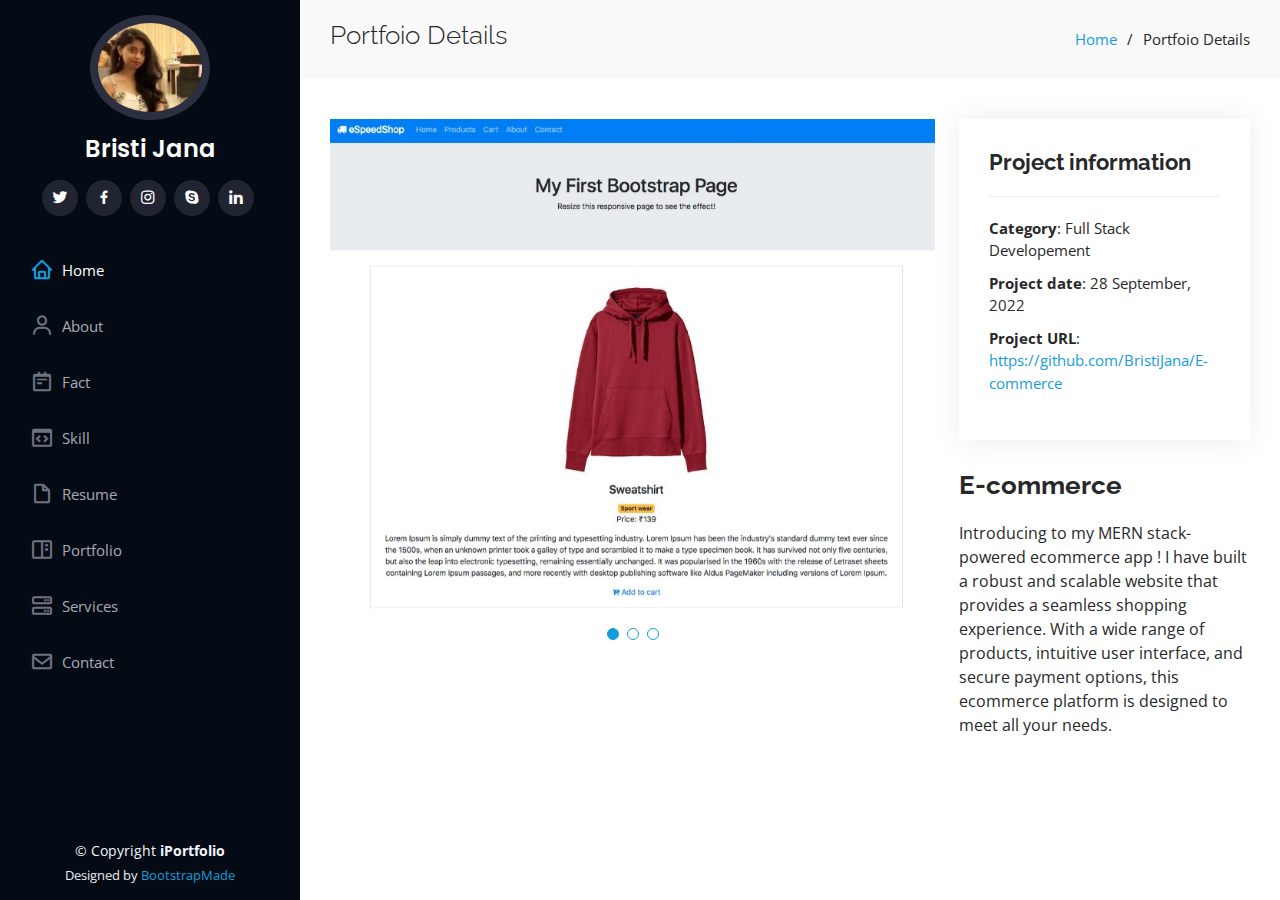
<file: portfolio-details1.html>
<!DOCTYPE html>
<html lang="en">
  <head>
    <meta charset="utf-8" />
    <meta content="width=device-width, initial-scale=1.0" name="viewport" />

    <title>Portfolio Details - iPortfolio Bootstrap Template</title>
    <meta content="" name="description" />
    <meta content="" name="keywords" />

    <!-- Favicons -->
    <link href="assets/img/favicon.png" rel="icon" />
    <link href="assets/img/apple-touch-icon.png" rel="apple-touch-icon" />

    <!-- Google Fonts -->
    <link
      href="https://fonts.googleapis.com/css?family=Open+Sans:300,300i,400,400i,600,600i,700,700i|Raleway:300,300i,400,400i,500,500i,600,600i,700,700i|Poppins:300,300i,400,400i,500,500i,600,600i,700,700i"
      rel="stylesheet"
    />

    <!-- Vendor CSS Files -->
    <link href="assets/vendor/aos/aos.css" rel="stylesheet" />
    <link
      href="assets/vendor/bootstrap/css/bootstrap.min.css"
      rel="stylesheet"
    />
    <link
      href="assets/vendor/bootstrap-icons/bootstrap-icons.css"
      rel="stylesheet"
    />
    <link href="assets/vendor/boxicons/css/boxicons.min.css" rel="stylesheet" />
    <link
      href="assets/vendor/glightbox/css/glightbox.min.css"
      rel="stylesheet"
    />
    <link href="assets/vendor/swiper/swiper-bundle.min.css" rel="stylesheet" />

    <!-- Template Main CSS File -->
    <link href="assets/css/style.css" rel="stylesheet" />

    <!-- =======================================================
  * Template Name: iPortfolio
  * Updated: May 30 2023 with Bootstrap v5.3.0
  * Template URL: https://bootstrapmade.com/iportfolio-bootstrap-portfolio-websites-template/
  * Author: BootstrapMade.com
  * License: https://bootstrapmade.com/license/
  ======================================================== -->
  </head>

  <body>
    <!-- ======= Mobile nav toggle button ======= -->
    <i class="bi bi-list mobile-nav-toggle d-xl-none"></i>

    <!-- ======= Header ======= -->
    <header id="header">
      <div class="d-flex flex-column">
        <div class="profile">
          <img
            src="assets/img/profile-img.jpg"
            alt=""
            class="img-fluid rounded-circle"
          />
          <h1 class="text-light"><a href="index.html">Bristi Jana</a></h1>
          <div class="social-links mt-3 text-center">
            <a href="https://twitter.com/bristi_jana" class="twitter"
              ><i class="bx bxl-twitter"></i
            ></a>
            <a href="https://www.facebook.com/bristi.jana.1069" class="facebook"
              ><i class="bx bxl-facebook"></i
            ></a>
            <a
              href="https://www.instagram.com/bristi0654/?hl=en"
              class="instagram"
              ><i class="bx bxl-instagram"></i
            ></a>
            <a
              href="https://join.skype.com/invite/vLb6OtznhZKo"
              class="google-plus"
              ><i class="bx bxl-skype"></i
            ></a>
            <a
              href="https://www.linkedin.com/in/bristi-jana-379a5b1b9/"
              class="linkedin"
              ><i class="bx bxl-linkedin"></i
            ></a>
          </div>
        </div>

        <nav id="navbar" class="nav-menu navbar">
          <ul>
            <li>
              <a href="index.html#hero" class="nav-link scrollto active"
                ><i class="bx bx-home"></i> <span>Home</span></a
              >
            </li>
            <li>
              <a href="index.html#about" class="nav-link scrollto"
                ><i class="bx bx-user"></i> <span>About</span></a
              >
            </li>
            <li>
              <a href="index.html#facts" class="nav-link scrollto"
                ><i class="bx bx-notepad"></i> <span>Fact</span></a
              >
            </li>
            <li>
              <a href="index.html#skills" class="nav-link scrollto"
                ><i class="bx bx-code-block"></i> <span>Skill</span></a
              >
            </li>

            <li>
              <a href="index.html#resume" class="nav-link scrollto"
                ><i class="bx bx-file-blank"></i> <span>Resume</span></a
              >
            </li>
            <li>
              <a href="index.html#portfolio" class="nav-link scrollto"
                ><i class="bx bx-book-content"></i> <span>Portfolio</span></a
              >
            </li>
            <li>
              <a href="index.html#services" class="nav-link scrollto"
                ><i class="bx bx-server"></i> <span>Services</span></a
              >
            </li>
            <li>
              <a href="index.html#contact" class="nav-link scrollto"
                ><i class="bx bx-envelope"></i> <span>Contact</span></a
              >
            </li>
          </ul>
        </nav>
        <!-- .nav-menu -->
      </div>
    </header>
    <!-- End Header -->

    <main id="main">
      <!-- ======= Breadcrumbs ======= -->
      <section id="breadcrumbs" class="breadcrumbs">
        <div class="container">
          <div class="d-flex justify-content-between align-items-center">
            <h2>Portfoio Details</h2>
            <ol>
              <li><a href="index.html">Home</a></li>
              <li>Portfoio Details</li>
            </ol>
          </div>
        </div>
      </section>
      <!-- End Breadcrumbs -->

      <!-- ======= Portfolio Details Section ======= -->
      <section id="portfolio-details" class="portfolio-details">
        <div class="container">
          <div class="row gy-4">
            <div class="col-lg-8">
              <div class="portfolio-details-slider swiper">
                <div class="swiper-wrapper align-items-center">
                  <div class="swiper-slide">
                    <img src="assets/img/portfolio/p11.jpg" alt="" />
                  </div>

                  <div class="swiper-slide">
                    <img src="assets/img/portfolio/p12.jpg" alt="" />
                  </div>

                  <div class="swiper-slide">
                    <img src="assets/img/portfolio/p13.jpg" alt="" />
                  </div>
                </div>
                <div class="swiper-pagination"></div>
              </div>
            </div>

            <div class="col-lg-4">
              <div class="portfolio-info">
                <h3>Project information</h3>
                <ul>
                  <li><strong>Category</strong>: Full Stack Developement</li>

                  <li><strong>Project date</strong>: 28 September, 2022</li>
                  <li>
                    <strong>Project URL</strong>:
                    <a href="https://github.com/BristiJana/E-commerce"
                      >https://github.com/BristiJana/E-commerce</a
                    >
                  </li>
                </ul>
              </div>
              <div class="portfolio-description">
                <h2>E-commerce</h2>
                <p>
                  Introducing to my MERN stack-powered ecommerce app ! I have
                  built a robust and scalable website that provides a seamless
                  shopping experience. With a wide range of products, intuitive
                  user interface, and secure payment options, this ecommerce
                  platform is designed to meet all your needs.
                </p>
              </div>
            </div>
          </div>
        </div>
      </section>
      <!-- End Portfolio Details Section -->
    </main>
    <!-- End #main -->

    <!-- ======= Footer ======= -->
    <footer id="footer">
      <div class="container">
        <div class="copyright">
          &copy; Copyright <strong><span>iPortfolio</span></strong>
        </div>
        <div class="credits">
          <!-- All the links in the footer should remain intact. -->
          <!-- You can delete the links only if you purchased the pro version. -->
          <!-- Licensing information: https://bootstrapmade.com/license/ -->
          <!-- Purchase the pro version with working PHP/AJAX contact form: https://bootstrapmade.com/iportfolio-bootstrap-portfolio-websites-template/ -->
          Designed by <a href="https://bootstrapmade.com/">BootstrapMade</a>
        </div>
      </div>
    </footer>
    <!-- End  Footer -->

    <a
      href="#"
      class="back-to-top d-flex align-items-center justify-content-center"
      ><i class="bi bi-arrow-up-short"></i
    ></a>

    <!-- Vendor JS Files -->
    <script src="assets/vendor/purecounter/purecounter_vanilla.js"></script>
    <script src="assets/vendor/aos/aos.js"></script>
    <script src="assets/vendor/bootstrap/js/bootstrap.bundle.min.js"></script>
    <script src="assets/vendor/glightbox/js/glightbox.min.js"></script>
    <script src="assets/vendor/isotope-layout/isotope.pkgd.min.js"></script>
    <script src="assets/vendor/swiper/swiper-bundle.min.js"></script>
    <script src="assets/vendor/typed.js/typed.umd.js"></script>
    <script src="assets/vendor/waypoints/noframework.waypoints.js"></script>
    <script src="assets/vendor/php-email-form/validate.js"></script>

    <!-- Template Main JS File -->
    <script src="assets/js/main.js"></script>
  </body>
</html>
</file>
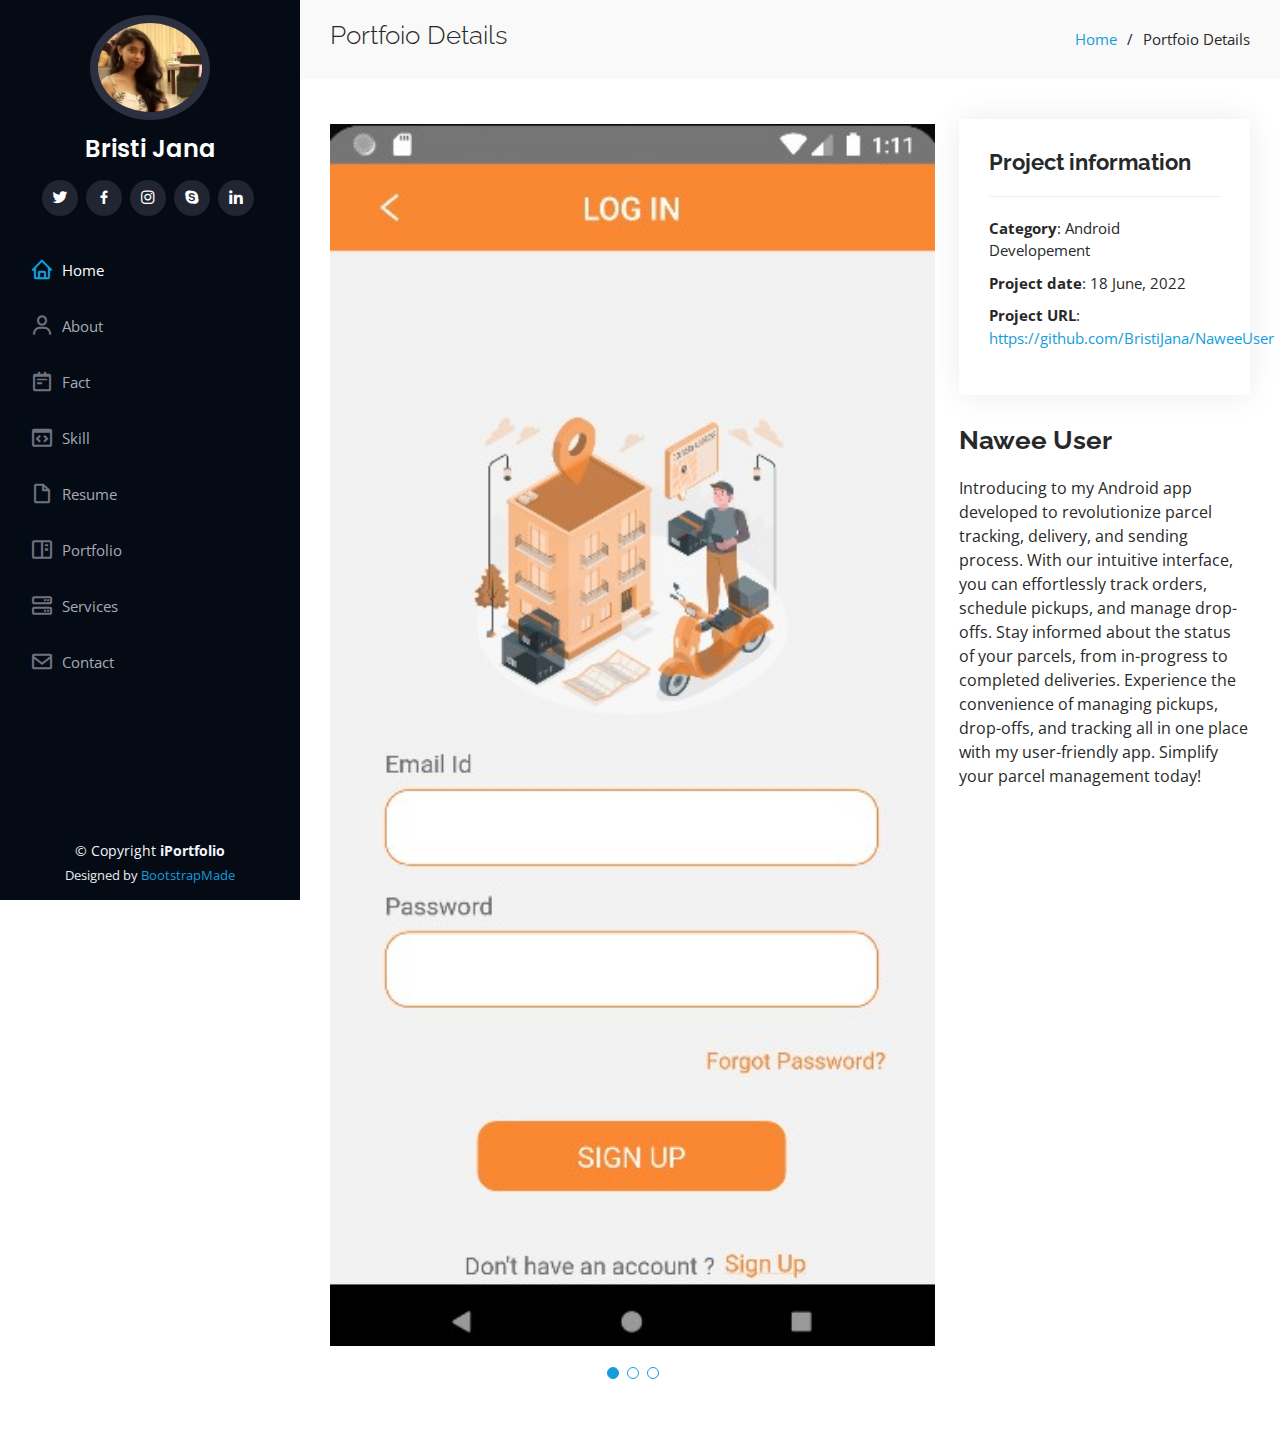
<file: portfolio-details2.html>
<!DOCTYPE html>
<html lang="en">
  <head>
    <meta charset="utf-8" />
    <meta content="width=device-width, initial-scale=1.0" name="viewport" />

    <title>Portfolio Details - iPortfolio Bootstrap Template</title>
    <meta content="" name="description" />
    <meta content="" name="keywords" />

    <!-- Favicons -->
    <link href="assets/img/favicon.png" rel="icon" />
    <link href="assets/img/apple-touch-icon.png" rel="apple-touch-icon" />

    <!-- Google Fonts -->
    <link
      href="https://fonts.googleapis.com/css?family=Open+Sans:300,300i,400,400i,600,600i,700,700i|Raleway:300,300i,400,400i,500,500i,600,600i,700,700i|Poppins:300,300i,400,400i,500,500i,600,600i,700,700i"
      rel="stylesheet"
    />

    <!-- Vendor CSS Files -->
    <link href="assets/vendor/aos/aos.css" rel="stylesheet" />
    <link
      href="assets/vendor/bootstrap/css/bootstrap.min.css"
      rel="stylesheet"
    />
    <link
      href="assets/vendor/bootstrap-icons/bootstrap-icons.css"
      rel="stylesheet"
    />
    <link href="assets/vendor/boxicons/css/boxicons.min.css" rel="stylesheet" />
    <link
      href="assets/vendor/glightbox/css/glightbox.min.css"
      rel="stylesheet"
    />
    <link href="assets/vendor/swiper/swiper-bundle.min.css" rel="stylesheet" />

    <!-- Template Main CSS File -->
    <link href="assets/css/style.css" rel="stylesheet" />

    <!-- =======================================================
  * Template Name: iPortfolio
  * Updated: May 30 2023 with Bootstrap v5.3.0
  * Template URL: https://bootstrapmade.com/iportfolio-bootstrap-portfolio-websites-template/
  * Author: BootstrapMade.com
  * License: https://bootstrapmade.com/license/
  ======================================================== -->
  </head>

  <body>
    <!-- ======= Mobile nav toggle button ======= -->
    <i class="bi bi-list mobile-nav-toggle d-xl-none"></i>

    <!-- ======= Header ======= -->
    <header id="header">
      <div class="d-flex flex-column">
        <div class="profile">
          <img
            src="assets/img/profile-img.jpg"
            alt=""
            class="img-fluid rounded-circle"
          />
          <h1 class="text-light"><a href="index.html">Bristi Jana</a></h1>
          <div class="social-links mt-3 text-center">
            <a href="https://twitter.com/bristi_jana" class="twitter"
              ><i class="bx bxl-twitter"></i
            ></a>
            <a href="https://www.facebook.com/bristi.jana.1069" class="facebook"
              ><i class="bx bxl-facebook"></i
            ></a>
            <a
              href="https://www.instagram.com/bristi0654/?hl=en"
              class="instagram"
              ><i class="bx bxl-instagram"></i
            ></a>
            <a
              href="https://join.skype.com/invite/vLb6OtznhZKo"
              class="google-plus"
              ><i class="bx bxl-skype"></i
            ></a>
            <a
              href="https://www.linkedin.com/in/bristi-jana-379a5b1b9/"
              class="linkedin"
              ><i class="bx bxl-linkedin"></i
            ></a>
          </div>
        </div>

        <nav id="navbar" class="nav-menu navbar">
          <ul>
            <li>
              <a href="index.html#hero" class="nav-link scrollto active"
                ><i class="bx bx-home"></i> <span>Home</span></a
              >
            </li>
            <li>
              <a href="index.html#about" class="nav-link scrollto"
                ><i class="bx bx-user"></i> <span>About</span></a
              >
            </li>
            <li>
              <a href="index.html#facts" class="nav-link scrollto"
                ><i class="bx bx-notepad"></i> <span>Fact</span></a
              >
            </li>
            <li>
              <a href="index.html#skills" class="nav-link scrollto"
                ><i class="bx bx-code-block"></i> <span>Skill</span></a
              >
            </li>

            <li>
              <a href="index.html#resume" class="nav-link scrollto"
                ><i class="bx bx-file-blank"></i> <span>Resume</span></a
              >
            </li>
            <li>
              <a href="index.html#portfolio" class="nav-link scrollto"
                ><i class="bx bx-book-content"></i> <span>Portfolio</span></a
              >
            </li>
            <li>
              <a href="index.html#services" class="nav-link scrollto"
                ><i class="bx bx-server"></i> <span>Services</span></a
              >
            </li>
            <li>
              <a href="index.html#contact" class="nav-link scrollto"
                ><i class="bx bx-envelope"></i> <span>Contact</span></a
              >
            </li>
          </ul>
        </nav>
        <!-- .nav-menu -->
      </div>
    </header>
    <!-- End Header -->

    <main id="main">
      <!-- ======= Breadcrumbs ======= -->
      <section id="breadcrumbs" class="breadcrumbs">
        <div class="container">
          <div class="d-flex justify-content-between align-items-center">
            <h2>Portfoio Details</h2>
            <ol>
              <li><a href="index.html">Home</a></li>
              <li>Portfoio Details</li>
            </ol>
          </div>
        </div>
      </section>
      <!-- End Breadcrumbs -->

      <!-- ======= Portfolio Details Section ======= -->
      <section id="portfolio-details" class="portfolio-details">
        <div class="container">
          <div class="row gy-4">
            <div class="col-lg-8">
              <div class="portfolio-details-slider swiper">
                <div class="swiper-wrapper align-items-center">
                  <div class="swiper-slide">
                    <img src="assets/img/portfolio/p21.jpg" alt="" />
                  </div>

                  <div class="swiper-slide">
                    <img src="assets/img/portfolio/p22.jpg" alt="" />
                  </div>

                  <div class="swiper-slide">
                    <img src="assets/img/portfolio/p23.jpg" alt="" />
                  </div>
                </div>
                <div class="swiper-pagination"></div>
              </div>
            </div>

            <div class="col-lg-4">
              <div class="portfolio-info">
                <h3>Project information</h3>
                <ul>
                  <li><strong>Category</strong>: Android Developement</li>

                  <li><strong>Project date</strong>: 18 June, 2022</li>
                  <li>
                    <strong>Project URL</strong>:
                    <a href="https://github.com/BristiJana/NaweeUser"
                      >https://github.com/BristiJana/NaweeUser</a
                    >
                  </li>
                </ul>
              </div>
              <div class="portfolio-description">
                <h2>Nawee User</h2>
                <p>
                  Introducing to my Android app developed to revolutionize
                  parcel tracking, delivery, and sending process. With our
                  intuitive interface, you can effortlessly track orders,
                  schedule pickups, and manage drop-offs. Stay informed about
                  the status of your parcels, from in-progress to completed
                  deliveries. Experience the convenience of managing pickups,
                  drop-offs, and tracking all in one place with my user-friendly
                  app. Simplify your parcel management today!
                </p>
              </div>
            </div>
          </div>
        </div>
      </section>
      <!-- End Portfolio Details Section -->
    </main>
    <!-- End #main -->

    <!-- ======= Footer ======= -->
    <footer id="footer">
      <div class="container">
        <div class="copyright">
          &copy; Copyright <strong><span>iPortfolio</span></strong>
        </div>
        <div class="credits">
          <!-- All the links in the footer should remain intact. -->
          <!-- You can delete the links only if you purchased the pro version. -->
          <!-- Licensing information: https://bootstrapmade.com/license/ -->
          <!-- Purchase the pro version with working PHP/AJAX contact form: https://bootstrapmade.com/iportfolio-bootstrap-portfolio-websites-template/ -->
          Designed by <a href="https://bootstrapmade.com/">BootstrapMade</a>
        </div>
      </div>
    </footer>
    <!-- End  Footer -->

    <a
      href="#"
      class="back-to-top d-flex align-items-center justify-content-center"
      ><i class="bi bi-arrow-up-short"></i
    ></a>

    <!-- Vendor JS Files -->
    <script src="assets/vendor/purecounter/purecounter_vanilla.js"></script>
    <script src="assets/vendor/aos/aos.js"></script>
    <script src="assets/vendor/bootstrap/js/bootstrap.bundle.min.js"></script>
    <script src="assets/vendor/glightbox/js/glightbox.min.js"></script>
    <script src="assets/vendor/isotope-layout/isotope.pkgd.min.js"></script>
    <script src="assets/vendor/swiper/swiper-bundle.min.js"></script>
    <script src="assets/vendor/typed.js/typed.umd.js"></script>
    <script src="assets/vendor/waypoints/noframework.waypoints.js"></script>
    <script src="assets/vendor/php-email-form/validate.js"></script>

    <!-- Template Main JS File -->
    <script src="assets/js/main.js"></script>
  </body>
</html>
</file>
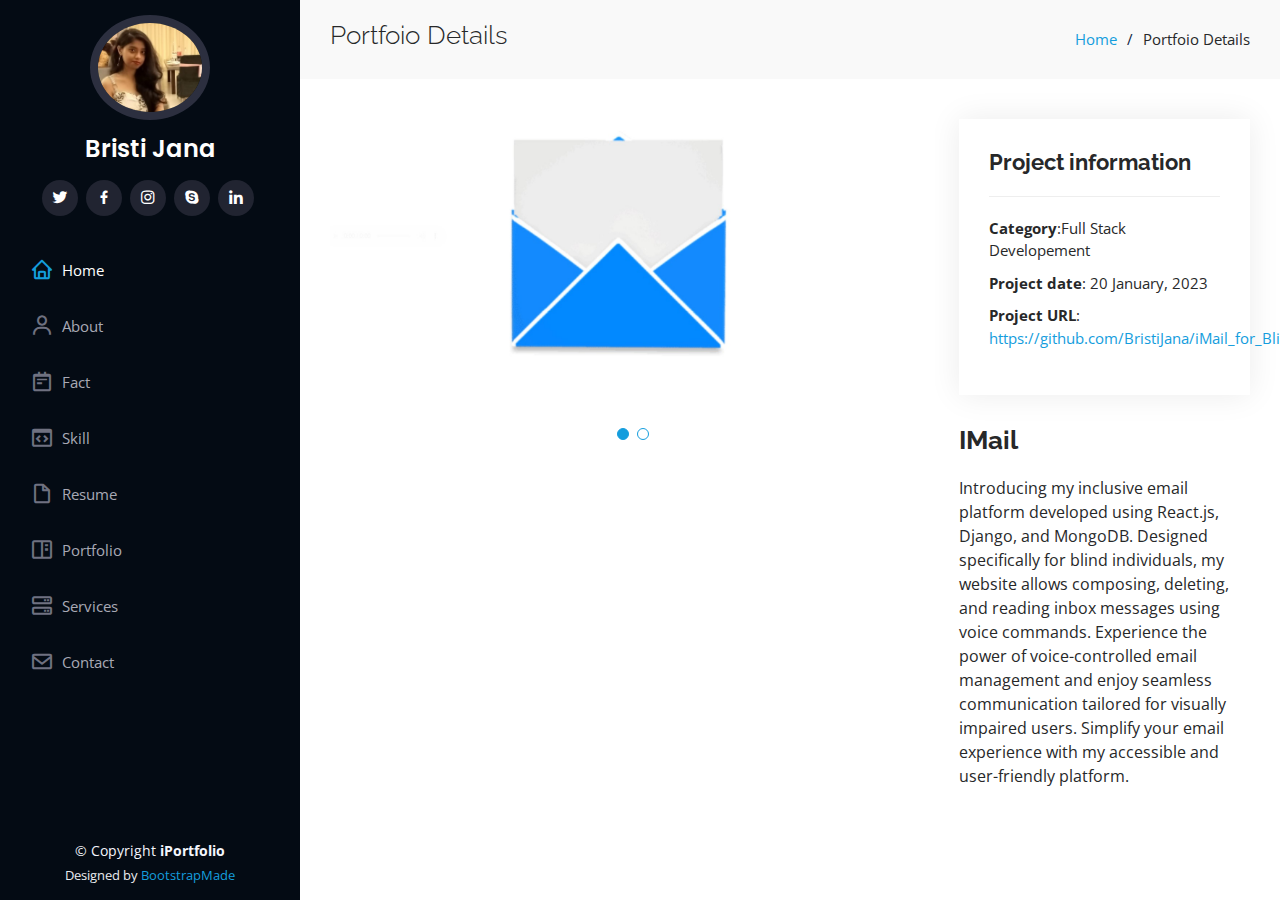
<file: portfolio-details3.html>
<!DOCTYPE html>
<html lang="en">
  <head>
    <meta charset="utf-8" />
    <meta content="width=device-width, initial-scale=1.0" name="viewport" />

    <title>Portfolio Details - iPortfolio Bootstrap Template</title>
    <meta content="" name="description" />
    <meta content="" name="keywords" />

    <!-- Favicons -->
    <link href="assets/img/favicon.png" rel="icon" />
    <link href="assets/img/apple-touch-icon.png" rel="apple-touch-icon" />

    <!-- Google Fonts -->
    <link
      href="https://fonts.googleapis.com/css?family=Open+Sans:300,300i,400,400i,600,600i,700,700i|Raleway:300,300i,400,400i,500,500i,600,600i,700,700i|Poppins:300,300i,400,400i,500,500i,600,600i,700,700i"
      rel="stylesheet"
    />

    <!-- Vendor CSS Files -->
    <link href="assets/vendor/aos/aos.css" rel="stylesheet" />
    <link
      href="assets/vendor/bootstrap/css/bootstrap.min.css"
      rel="stylesheet"
    />
    <link
      href="assets/vendor/bootstrap-icons/bootstrap-icons.css"
      rel="stylesheet"
    />
    <link href="assets/vendor/boxicons/css/boxicons.min.css" rel="stylesheet" />
    <link
      href="assets/vendor/glightbox/css/glightbox.min.css"
      rel="stylesheet"
    />
    <link href="assets/vendor/swiper/swiper-bundle.min.css" rel="stylesheet" />

    <!-- Template Main CSS File -->
    <link href="assets/css/style.css" rel="stylesheet" />

    <!-- =======================================================
  * Template Name: iPortfolio
  * Updated: May 30 2023 with Bootstrap v5.3.0
  * Template URL: https://bootstrapmade.com/iportfolio-bootstrap-portfolio-websites-template/
  * Author: BootstrapMade.com
  * License: https://bootstrapmade.com/license/
  ======================================================== -->
  </head>

  <body>
    <!-- ======= Mobile nav toggle button ======= -->
    <i class="bi bi-list mobile-nav-toggle d-xl-none"></i>

    <!-- ======= Header ======= -->
    <header id="header">
      <div class="d-flex flex-column">
        <div class="profile">
          <img
            src="assets/img/profile-img.jpg"
            alt=""
            class="img-fluid rounded-circle"
          />
          <h1 class="text-light"><a href="index.html">Bristi Jana</a></h1>
          <div class="social-links mt-3 text-center">
            <a href="https://twitter.com/bristi_jana" class="twitter"
              ><i class="bx bxl-twitter"></i
            ></a>
            <a href="https://www.facebook.com/bristi.jana.1069" class="facebook"
              ><i class="bx bxl-facebook"></i
            ></a>
            <a
              href="https://www.instagram.com/bristi0654/?hl=en"
              class="instagram"
              ><i class="bx bxl-instagram"></i
            ></a>
            <a
              href="https://join.skype.com/invite/vLb6OtznhZKo"
              class="google-plus"
              ><i class="bx bxl-skype"></i
            ></a>
            <a
              href="https://www.linkedin.com/in/bristi-jana-379a5b1b9/"
              class="linkedin"
              ><i class="bx bxl-linkedin"></i
            ></a>
          </div>
        </div>

        <nav id="navbar" class="nav-menu navbar">
          <ul>
            <li>
              <a href="index.html#hero" class="nav-link scrollto active"
                ><i class="bx bx-home"></i> <span>Home</span></a
              >
            </li>
            <li>
              <a href="index.html#about" class="nav-link scrollto"
                ><i class="bx bx-user"></i> <span>About</span></a
              >
            </li>
            <li>
              <a href="index.html#facts" class="nav-link scrollto"
                ><i class="bx bx-notepad"></i> <span>Fact</span></a
              >
            </li>
            <li>
              <a href="index.html#skills" class="nav-link scrollto"
                ><i class="bx bx-code-block"></i> <span>Skill</span></a
              >
            </li>

            <li>
              <a href="index.html#resume" class="nav-link scrollto"
                ><i class="bx bx-file-blank"></i> <span>Resume</span></a
              >
            </li>
            <li>
              <a href="index.html#portfolio" class="nav-link scrollto"
                ><i class="bx bx-book-content"></i> <span>Portfolio</span></a
              >
            </li>
            <li>
              <a href="index.html#services" class="nav-link scrollto"
                ><i class="bx bx-server"></i> <span>Services</span></a
              >
            </li>
            <li>
              <a href="index.html#contact" class="nav-link scrollto"
                ><i class="bx bx-envelope"></i> <span>Contact</span></a
              >
            </li>
          </ul>
        </nav>
        <!-- .nav-menu -->
      </div>
    </header>
    <!-- End Header -->

    <main id="main">
      <!-- ======= Breadcrumbs ======= -->
      <section id="breadcrumbs" class="breadcrumbs">
        <div class="container">
          <div class="d-flex justify-content-between align-items-center">
            <h2>Portfoio Details</h2>
            <ol>
              <li><a href="index.html">Home</a></li>
              <li>Portfoio Details</li>
            </ol>
          </div>
        </div>
      </section>
      <!-- End Breadcrumbs -->

      <!-- ======= Portfolio Details Section ======= -->
      <section id="portfolio-details" class="portfolio-details">
        <div class="container">
          <div class="row gy-4">
            <div class="col-lg-8">
              <div class="portfolio-details-slider swiper">
                <div class="swiper-wrapper align-items-center">
                  <div class="swiper-slide">
                    <img src="assets/img/portfolio/p31.jpg" alt="" />
                  </div>

                  <div class="swiper-slide">
                    <img src="assets/img/portfolio/portfolio-3.jpg" alt="" />
                  </div>
                </div>
                <div class="swiper-pagination"></div>
              </div>
            </div>

            <div class="col-lg-4">
              <div class="portfolio-info">
                <h3>Project information</h3>
                <ul>
                  <li><strong>Category</strong>:Full Stack Developement</li>

                  <li><strong>Project date</strong>: 20 January, 2023</li>
                  <li>
                    <strong>Project URL</strong>:
                    <a href="https://github.com/BristiJana/iMail_for_Blind"
                      >https://github.com/BristiJana/iMail_for_Blind</a
                    >
                  </li>
                </ul>
              </div>
              <div class="portfolio-description">
                <h2>IMail</h2>
                <p>
                  Introducing my inclusive email platform developed using
                  React.js, Django, and MongoDB. Designed specifically for blind
                  individuals, my website allows composing, deleting, and
                  reading inbox messages using voice commands. Experience the
                  power of voice-controlled email management and enjoy seamless
                  communication tailored for visually impaired users. Simplify
                  your email experience with my accessible and user-friendly
                  platform.
                </p>
              </div>
            </div>
          </div>
        </div>
      </section>
      <!-- End Portfolio Details Section -->
    </main>
    <!-- End #main -->

    <!-- ======= Footer ======= -->
    <footer id="footer">
      <div class="container">
        <div class="copyright">
          &copy; Copyright <strong><span>iPortfolio</span></strong>
        </div>
        <div class="credits">
          <!-- All the links in the footer should remain intact. -->
          <!-- You can delete the links only if you purchased the pro version. -->
          <!-- Licensing information: https://bootstrapmade.com/license/ -->
          <!-- Purchase the pro version with working PHP/AJAX contact form: https://bootstrapmade.com/iportfolio-bootstrap-portfolio-websites-template/ -->
          Designed by <a href="https://bootstrapmade.com/">BootstrapMade</a>
        </div>
      </div>
    </footer>
    <!-- End  Footer -->

    <a
      href="#"
      class="back-to-top d-flex align-items-center justify-content-center"
      ><i class="bi bi-arrow-up-short"></i
    ></a>

    <!-- Vendor JS Files -->
    <script src="assets/vendor/purecounter/purecounter_vanilla.js"></script>
    <script src="assets/vendor/aos/aos.js"></script>
    <script src="assets/vendor/bootstrap/js/bootstrap.bundle.min.js"></script>
    <script src="assets/vendor/glightbox/js/glightbox.min.js"></script>
    <script src="assets/vendor/isotope-layout/isotope.pkgd.min.js"></script>
    <script src="assets/vendor/swiper/swiper-bundle.min.js"></script>
    <script src="assets/vendor/typed.js/typed.umd.js"></script>
    <script src="assets/vendor/waypoints/noframework.waypoints.js"></script>
    <script src="assets/vendor/php-email-form/validate.js"></script>

    <!-- Template Main JS File -->
    <script src="assets/js/main.js"></script>
  </body>
</html>
</file>
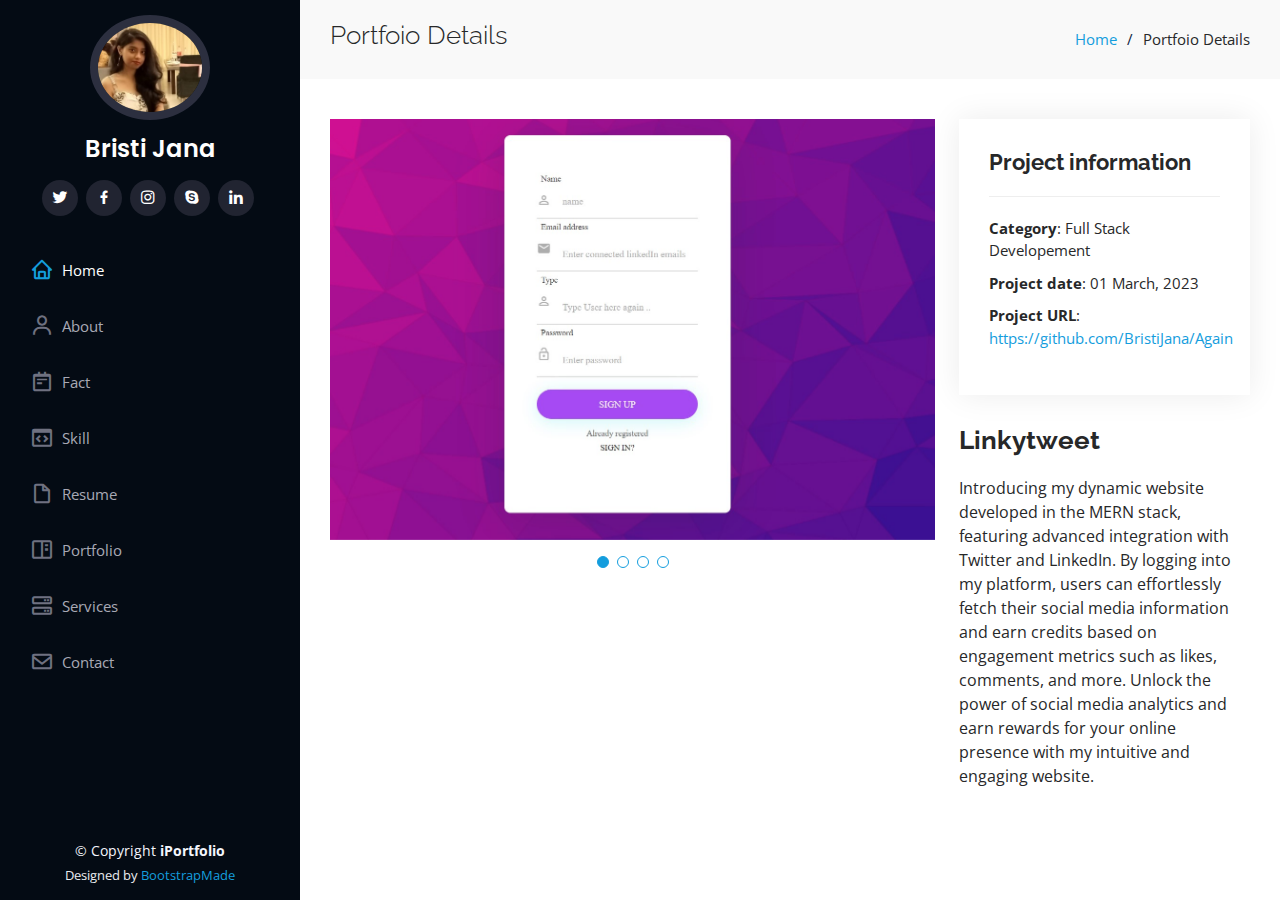
<file: portfolio-details4.html>
<!DOCTYPE html>
<html lang="en">
  <head>
    <meta charset="utf-8" />
    <meta content="width=device-width, initial-scale=1.0" name="viewport" />

    <title>Portfolio Details - iPortfolio Bootstrap Template</title>
    <meta content="" name="description" />
    <meta content="" name="keywords" />

    <!-- Favicons -->
    <link href="assets/img/favicon.png" rel="icon" />
    <link href="assets/img/apple-touch-icon.png" rel="apple-touch-icon" />

    <!-- Google Fonts -->
    <link
      href="https://fonts.googleapis.com/css?family=Open+Sans:300,300i,400,400i,600,600i,700,700i|Raleway:300,300i,400,400i,500,500i,600,600i,700,700i|Poppins:300,300i,400,400i,500,500i,600,600i,700,700i"
      rel="stylesheet"
    />

    <!-- Vendor CSS Files -->
    <link href="assets/vendor/aos/aos.css" rel="stylesheet" />
    <link
      href="assets/vendor/bootstrap/css/bootstrap.min.css"
      rel="stylesheet"
    />
    <link
      href="assets/vendor/bootstrap-icons/bootstrap-icons.css"
      rel="stylesheet"
    />
    <link href="assets/vendor/boxicons/css/boxicons.min.css" rel="stylesheet" />
    <link
      href="assets/vendor/glightbox/css/glightbox.min.css"
      rel="stylesheet"
    />
    <link href="assets/vendor/swiper/swiper-bundle.min.css" rel="stylesheet" />

    <!-- Template Main CSS File -->
    <link href="assets/css/style.css" rel="stylesheet" />

    <!-- =======================================================
  * Template Name: iPortfolio
  * Updated: May 30 2023 with Bootstrap v5.3.0
  * Template URL: https://bootstrapmade.com/iportfolio-bootstrap-portfolio-websites-template/
  * Author: BootstrapMade.com
  * License: https://bootstrapmade.com/license/
  ======================================================== -->
  </head>

  <body>
    <!-- ======= Mobile nav toggle button ======= -->
    <i class="bi bi-list mobile-nav-toggle d-xl-none"></i>

    <!-- ======= Header ======= -->
    <header id="header">
      <div class="d-flex flex-column">
        <div class="profile">
          <img
            src="assets/img/profile-img.jpg"
            alt=""
            class="img-fluid rounded-circle"
          />
          <h1 class="text-light"><a href="index.html">Bristi Jana</a></h1>
          <div class="social-links mt-3 text-center">
            <a href="https://twitter.com/bristi_jana" class="twitter"
              ><i class="bx bxl-twitter"></i
            ></a>
            <a href="https://www.facebook.com/bristi.jana.1069" class="facebook"
              ><i class="bx bxl-facebook"></i
            ></a>
            <a
              href="https://www.instagram.com/bristi0654/?hl=en"
              class="instagram"
              ><i class="bx bxl-instagram"></i
            ></a>
            <a
              href="https://join.skype.com/invite/vLb6OtznhZKo"
              class="google-plus"
              ><i class="bx bxl-skype"></i
            ></a>
            <a
              href="https://www.linkedin.com/in/bristi-jana-379a5b1b9/"
              class="linkedin"
              ><i class="bx bxl-linkedin"></i
            ></a>
          </div>
        </div>

        <nav id="navbar" class="nav-menu navbar">
          <ul>
            <li>
              <a href="index.html#hero" class="nav-link scrollto active"
                ><i class="bx bx-home"></i> <span>Home</span></a
              >
            </li>
            <li>
              <a href="index.html#about" class="nav-link scrollto"
                ><i class="bx bx-user"></i> <span>About</span></a
              >
            </li>
            <li>
              <a href="index.html#facts" class="nav-link scrollto"
                ><i class="bx bx-notepad"></i> <span>Fact</span></a
              >
            </li>
            <li>
              <a href="index.html#skills" class="nav-link scrollto"
                ><i class="bx bx-code-block"></i> <span>Skill</span></a
              >
            </li>

            <li>
              <a href="index.html#resume" class="nav-link scrollto"
                ><i class="bx bx-file-blank"></i> <span>Resume</span></a
              >
            </li>
            <li>
              <a href="index.html#portfolio" class="nav-link scrollto"
                ><i class="bx bx-book-content"></i> <span>Portfolio</span></a
              >
            </li>
            <li>
              <a href="index.html#services" class="nav-link scrollto"
                ><i class="bx bx-server"></i> <span>Services</span></a
              >
            </li>
            <li>
              <a href="index.html#contact" class="nav-link scrollto"
                ><i class="bx bx-envelope"></i> <span>Contact</span></a
              >
            </li>
          </ul>
        </nav>
        <!-- .nav-menu -->
      </div>
    </header>
    <!-- End Header -->

    <main id="main">
      <!-- ======= Breadcrumbs ======= -->
      <section id="breadcrumbs" class="breadcrumbs">
        <div class="container">
          <div class="d-flex justify-content-between align-items-center">
            <h2>Portfoio Details</h2>
            <ol>
              <li><a href="index.html">Home</a></li>
              <li>Portfoio Details</li>
            </ol>
          </div>
        </div>
      </section>
      <!-- End Breadcrumbs -->

      <!-- ======= Portfolio Details Section ======= -->
      <section id="portfolio-details" class="portfolio-details">
        <div class="container">
          <div class="row gy-4">
            <div class="col-lg-8">
              <div class="portfolio-details-slider swiper">
                <div class="swiper-wrapper align-items-center">
                  <div class="swiper-slide">
                    <img src="assets/img/portfolio/p41.jpg" alt="" />
                  </div>

                  <div class="swiper-slide">
                    <img src="assets/img/portfolio/p42.jpg" alt="" />
                  </div>

                  <div class="swiper-slide">
                    <img src="assets/img/portfolio/p43.jpg" alt="" />
                  </div>
                  <div class="swiper-slide">
                    <img src="assets/img/portfolio/p44.jpg" alt="" />
                  </div>
                </div>
                <div class="swiper-pagination"></div>
              </div>
            </div>

            <div class="col-lg-4">
              <div class="portfolio-info">
                <h3>Project information</h3>
                <ul>
                  <li><strong>Category</strong>: Full Stack Developement</li>

                  <li><strong>Project date</strong>: 01 March, 2023</li>
                  <li>
                    <strong>Project URL</strong>:
                    <a href="https://github.com/BristiJana/Again"
                      >https://github.com/BristiJana/Again</a
                    >
                  </li>
                </ul>
              </div>
              <div class="portfolio-description">
                <h2>Linkytweet</h2>
                <p>
                  Introducing my dynamic website developed in the MERN stack,
                  featuring advanced integration with Twitter and LinkedIn. By
                  logging into my platform, users can effortlessly fetch their
                  social media information and earn credits based on engagement
                  metrics such as likes, comments, and more. Unlock the power of
                  social media analytics and earn rewards for your online
                  presence with my intuitive and engaging website.
                </p>
              </div>
            </div>
          </div>
        </div>
      </section>
      <!-- End Portfolio Details Section -->
    </main>
    <!-- End #main -->

    <!-- ======= Footer ======= -->
    <footer id="footer">
      <div class="container">
        <div class="copyright">
          &copy; Copyright <strong><span>iPortfolio</span></strong>
        </div>
        <div class="credits">
          <!-- All the links in the footer should remain intact. -->
          <!-- You can delete the links only if you purchased the pro version. -->
          <!-- Licensing information: https://bootstrapmade.com/license/ -->
          <!-- Purchase the pro version with working PHP/AJAX contact form: https://bootstrapmade.com/iportfolio-bootstrap-portfolio-websites-template/ -->
          Designed by <a href="https://bootstrapmade.com/">BootstrapMade</a>
        </div>
      </div>
    </footer>
    <!-- End  Footer -->

    <a
      href="#"
      class="back-to-top d-flex align-items-center justify-content-center"
      ><i class="bi bi-arrow-up-short"></i
    ></a>

    <!-- Vendor JS Files -->
    <script src="assets/vendor/purecounter/purecounter_vanilla.js"></script>
    <script src="assets/vendor/aos/aos.js"></script>
    <script src="assets/vendor/bootstrap/js/bootstrap.bundle.min.js"></script>
    <script src="assets/vendor/glightbox/js/glightbox.min.js"></script>
    <script src="assets/vendor/isotope-layout/isotope.pkgd.min.js"></script>
    <script src="assets/vendor/swiper/swiper-bundle.min.js"></script>
    <script src="assets/vendor/typed.js/typed.umd.js"></script>
    <script src="assets/vendor/waypoints/noframework.waypoints.js"></script>
    <script src="assets/vendor/php-email-form/validate.js"></script>

    <!-- Template Main JS File -->
    <script src="assets/js/main.js"></script>
  </body>
</html>
</file>
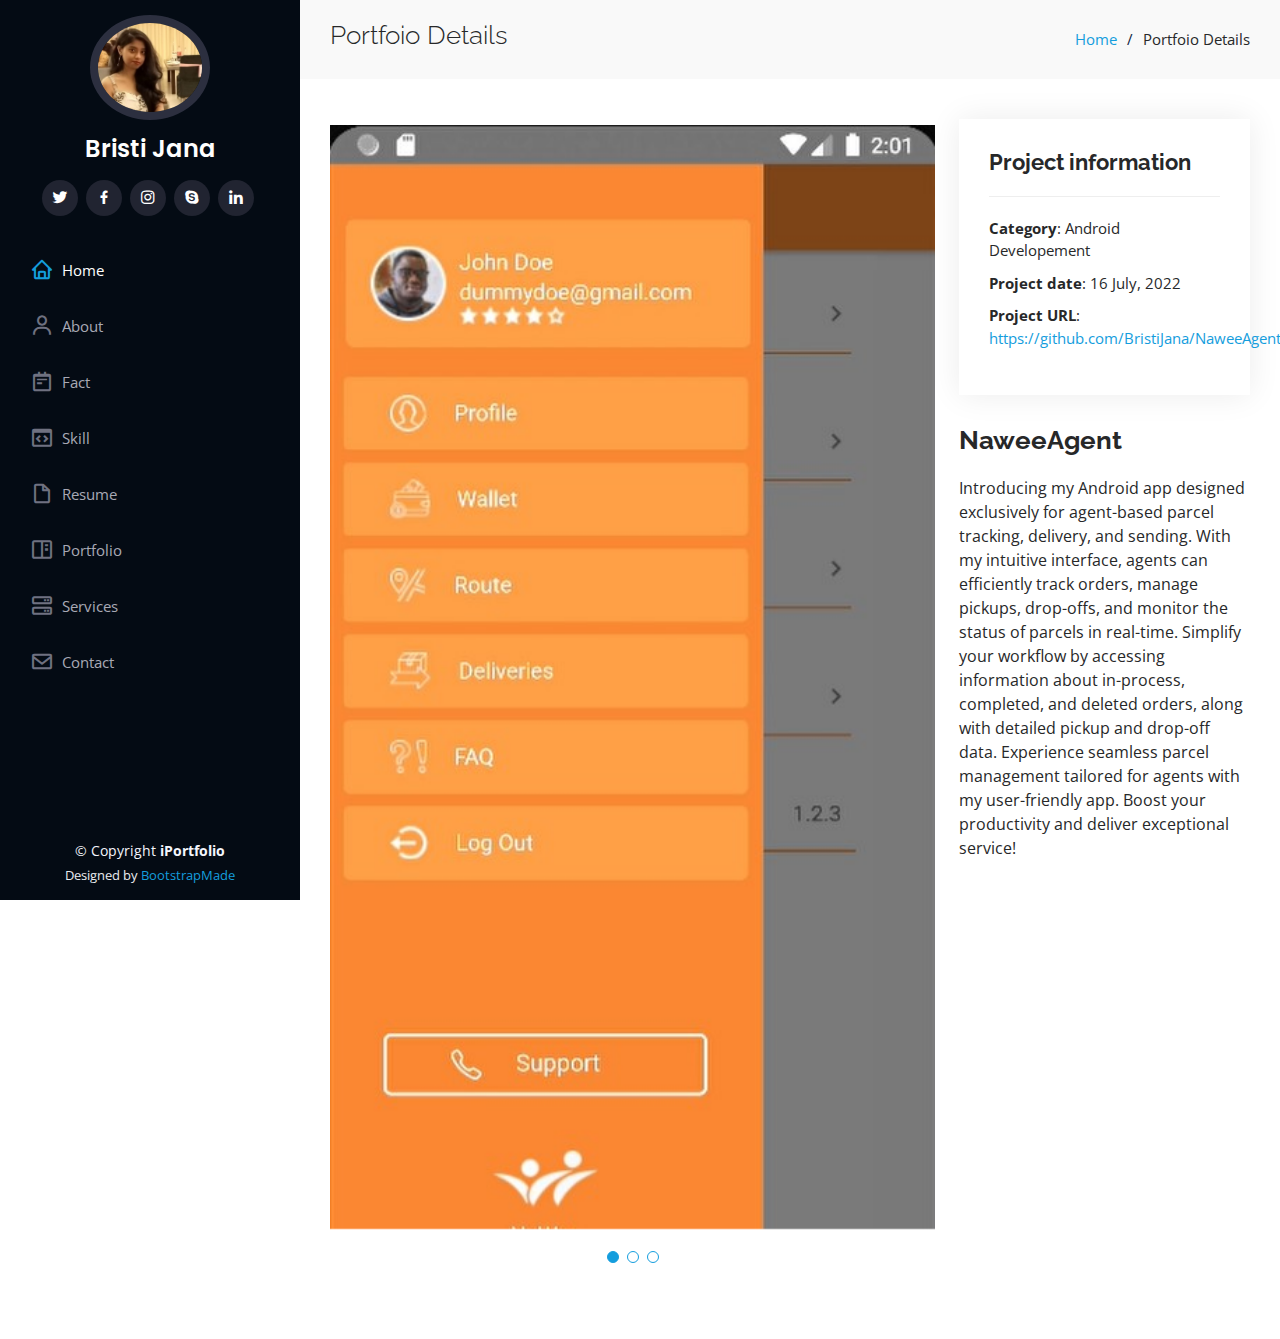
<file: portfolio-details5.html>
<!DOCTYPE html>
<html lang="en">
  <head>
    <meta charset="utf-8" />
    <meta content="width=device-width, initial-scale=1.0" name="viewport" />

    <title>Portfolio Details - iPortfolio Bootstrap Template</title>
    <meta content="" name="description" />
    <meta content="" name="keywords" />

    <!-- Favicons -->
    <link href="assets/img/favicon.png" rel="icon" />
    <link href="assets/img/apple-touch-icon.png" rel="apple-touch-icon" />

    <!-- Google Fonts -->
    <link
      href="https://fonts.googleapis.com/css?family=Open+Sans:300,300i,400,400i,600,600i,700,700i|Raleway:300,300i,400,400i,500,500i,600,600i,700,700i|Poppins:300,300i,400,400i,500,500i,600,600i,700,700i"
      rel="stylesheet"
    />

    <!-- Vendor CSS Files -->
    <link href="assets/vendor/aos/aos.css" rel="stylesheet" />
    <link
      href="assets/vendor/bootstrap/css/bootstrap.min.css"
      rel="stylesheet"
    />
    <link
      href="assets/vendor/bootstrap-icons/bootstrap-icons.css"
      rel="stylesheet"
    />
    <link href="assets/vendor/boxicons/css/boxicons.min.css" rel="stylesheet" />
    <link
      href="assets/vendor/glightbox/css/glightbox.min.css"
      rel="stylesheet"
    />
    <link href="assets/vendor/swiper/swiper-bundle.min.css" rel="stylesheet" />

    <!-- Template Main CSS File -->
    <link href="assets/css/style.css" rel="stylesheet" />

    <!-- =======================================================
  * Template Name: iPortfolio
  * Updated: May 30 2023 with Bootstrap v5.3.0
  * Template URL: https://bootstrapmade.com/iportfolio-bootstrap-portfolio-websites-template/
  * Author: BootstrapMade.com
  * License: https://bootstrapmade.com/license/
  ======================================================== -->
  </head>

  <body>
    <!-- ======= Mobile nav toggle button ======= -->
    <i class="bi bi-list mobile-nav-toggle d-xl-none"></i>

    <!-- ======= Header ======= -->
    <header id="header">
      <div class="d-flex flex-column">
        <div class="profile">
          <img
            src="assets/img/profile-img.jpg"
            alt=""
            class="img-fluid rounded-circle"
          />
          <h1 class="text-light"><a href="index.html">Bristi Jana</a></h1>
          <div class="social-links mt-3 text-center">
            <a href="https://twitter.com/bristi_jana" class="twitter"
              ><i class="bx bxl-twitter"></i
            ></a>
            <a href="https://www.facebook.com/bristi.jana.1069" class="facebook"
              ><i class="bx bxl-facebook"></i
            ></a>
            <a
              href="https://www.instagram.com/bristi0654/?hl=en"
              class="instagram"
              ><i class="bx bxl-instagram"></i
            ></a>
            <a
              href="https://join.skype.com/invite/vLb6OtznhZKo"
              class="google-plus"
              ><i class="bx bxl-skype"></i
            ></a>
            <a
              href="https://www.linkedin.com/in/bristi-jana-379a5b1b9/"
              class="linkedin"
              ><i class="bx bxl-linkedin"></i
            ></a>
          </div>
        </div>

        <nav id="navbar" class="nav-menu navbar">
          <ul>
            <li>
              <a href="index.html#hero" class="nav-link scrollto active"
                ><i class="bx bx-home"></i> <span>Home</span></a
              >
            </li>
            <li>
              <a href="index.html#about" class="nav-link scrollto"
                ><i class="bx bx-user"></i> <span>About</span></a
              >
            </li>
            <li>
              <a href="index.html#facts" class="nav-link scrollto"
                ><i class="bx bx-notepad"></i> <span>Fact</span></a
              >
            </li>
            <li>
              <a href="index.html#skills" class="nav-link scrollto"
                ><i class="bx bx-code-block"></i> <span>Skill</span></a
              >
            </li>

            <li>
              <a href="index.html#resume" class="nav-link scrollto"
                ><i class="bx bx-file-blank"></i> <span>Resume</span></a
              >
            </li>
            <li>
              <a href="index.html#portfolio" class="nav-link scrollto"
                ><i class="bx bx-book-content"></i> <span>Portfolio</span></a
              >
            </li>
            <li>
              <a href="index.html#services" class="nav-link scrollto"
                ><i class="bx bx-server"></i> <span>Services</span></a
              >
            </li>
            <li>
              <a href="index.html#contact" class="nav-link scrollto"
                ><i class="bx bx-envelope"></i> <span>Contact</span></a
              >
            </li>
          </ul>
        </nav>
        <!-- .nav-menu -->
      </div>
    </header>
    <!-- End Header -->

    <main id="main">
      <!-- ======= Breadcrumbs ======= -->
      <section id="breadcrumbs" class="breadcrumbs">
        <div class="container">
          <div class="d-flex justify-content-between align-items-center">
            <h2>Portfoio Details</h2>
            <ol>
              <li><a href="index.html">Home</a></li>
              <li>Portfoio Details</li>
            </ol>
          </div>
        </div>
      </section>
      <!-- End Breadcrumbs -->

      <!-- ======= Portfolio Details Section ======= -->
      <section id="portfolio-details" class="portfolio-details">
        <div class="container">
          <div class="row gy-4">
            <div class="col-lg-8">
              <div class="portfolio-details-slider swiper">
                <div class="swiper-wrapper align-items-center">
                  <div class="swiper-slide">
                    <img src="assets/img/portfolio/p51.jpg" alt="" />
                  </div>

                  <div class="swiper-slide">
                    <img src="assets/img/portfolio/p52.jpg" alt="" />
                  </div>

                  <div class="swiper-slide">
                    <img src="assets/img/portfolio/p53.jpg" alt="" />
                  </div>
                </div>
                <div class="swiper-pagination"></div>
              </div>
            </div>

            <div class="col-lg-4">
              <div class="portfolio-info">
                <h3>Project information</h3>
                <ul>
                  <li><strong>Category</strong>: Android Developement</li>

                  <li><strong>Project date</strong>: 16 July, 2022</li>
                  <li>
                    <strong>Project URL</strong>:
                    <a href="https://github.com/BristiJana/NaweeAgent"
                      >https://github.com/BristiJana/NaweeAgent</a
                    >
                  </li>
                </ul>
              </div>
              <div class="portfolio-description">
                <h2>NaweeAgent</h2>
                <p>
                  Introducing my Android app designed exclusively for
                  agent-based parcel tracking, delivery, and sending. With my
                  intuitive interface, agents can efficiently track orders,
                  manage pickups, drop-offs, and monitor the status of parcels
                  in real-time. Simplify your workflow by accessing information
                  about in-process, completed, and deleted orders, along with
                  detailed pickup and drop-off data. Experience seamless parcel
                  management tailored for agents with my user-friendly app.
                  Boost your productivity and deliver exceptional service!
                </p>
              </div>
            </div>
          </div>
        </div>
      </section>
      <!-- End Portfolio Details Section -->
    </main>
    <!-- End #main -->

    <!-- ======= Footer ======= -->
    <footer id="footer">
      <div class="container">
        <div class="copyright">
          &copy; Copyright <strong><span>iPortfolio</span></strong>
        </div>
        <div class="credits">
          <!-- All the links in the footer should remain intact. -->
          <!-- You can delete the links only if you purchased the pro version. -->
          <!-- Licensing information: https://bootstrapmade.com/license/ -->
          <!-- Purchase the pro version with working PHP/AJAX contact form: https://bootstrapmade.com/iportfolio-bootstrap-portfolio-websites-template/ -->
          Designed by <a href="https://bootstrapmade.com/">BootstrapMade</a>
        </div>
      </div>
    </footer>
    <!-- End  Footer -->

    <a
      href="#"
      class="back-to-top d-flex align-items-center justify-content-center"
      ><i class="bi bi-arrow-up-short"></i
    ></a>

    <!-- Vendor JS Files -->
    <script src="assets/vendor/purecounter/purecounter_vanilla.js"></script>
    <script src="assets/vendor/aos/aos.js"></script>
    <script src="assets/vendor/bootstrap/js/bootstrap.bundle.min.js"></script>
    <script src="assets/vendor/glightbox/js/glightbox.min.js"></script>
    <script src="assets/vendor/isotope-layout/isotope.pkgd.min.js"></script>
    <script src="assets/vendor/swiper/swiper-bundle.min.js"></script>
    <script src="assets/vendor/typed.js/typed.umd.js"></script>
    <script src="assets/vendor/waypoints/noframework.waypoints.js"></script>
    <script src="assets/vendor/php-email-form/validate.js"></script>

    <!-- Template Main JS File -->
    <script src="assets/js/main.js"></script>
  </body>
</html>
</file>
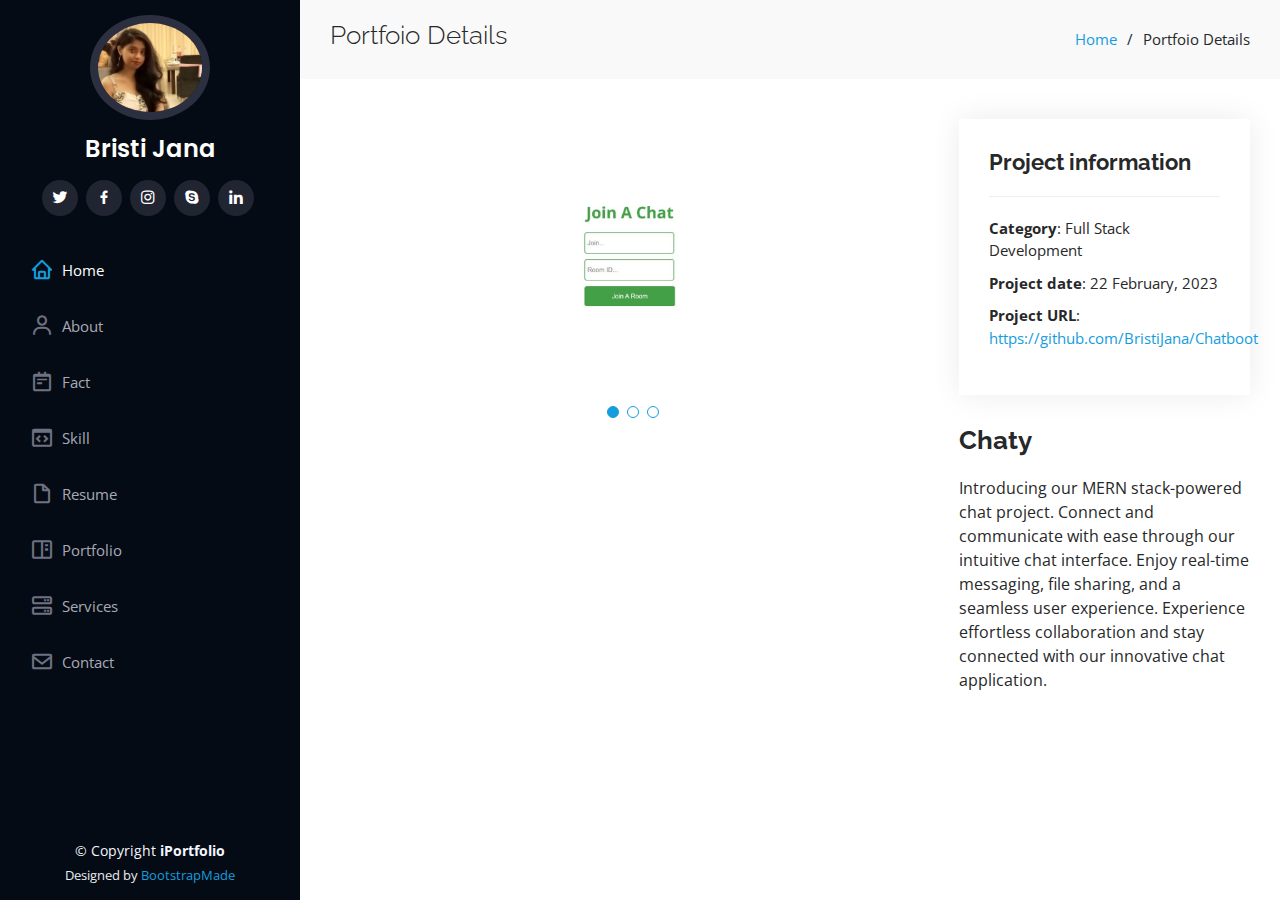
<file: portfolio-details6.html>
<!DOCTYPE html>
<html lang="en">
  <head>
    <meta charset="utf-8" />
    <meta content="width=device-width, initial-scale=1.0" name="viewport" />

    <title>Portfolio Details - iPortfolio Bootstrap Template</title>
    <meta content="" name="description" />
    <meta content="" name="keywords" />

    <!-- Favicons -->
    <link href="assets/img/favicon.png" rel="icon" />
    <link href="assets/img/apple-touch-icon.png" rel="apple-touch-icon" />

    <!-- Google Fonts -->
    <link
      href="https://fonts.googleapis.com/css?family=Open+Sans:300,300i,400,400i,600,600i,700,700i|Raleway:300,300i,400,400i,500,500i,600,600i,700,700i|Poppins:300,300i,400,400i,500,500i,600,600i,700,700i"
      rel="stylesheet"
    />

    <!-- Vendor CSS Files -->
    <link href="assets/vendor/aos/aos.css" rel="stylesheet" />
    <link
      href="assets/vendor/bootstrap/css/bootstrap.min.css"
      rel="stylesheet"
    />
    <link
      href="assets/vendor/bootstrap-icons/bootstrap-icons.css"
      rel="stylesheet"
    />
    <link href="assets/vendor/boxicons/css/boxicons.min.css" rel="stylesheet" />
    <link
      href="assets/vendor/glightbox/css/glightbox.min.css"
      rel="stylesheet"
    />
    <link href="assets/vendor/swiper/swiper-bundle.min.css" rel="stylesheet" />

    <!-- Template Main CSS File -->
    <link href="assets/css/style.css" rel="stylesheet" />

    <!-- =======================================================
  * Template Name: iPortfolio
  * Updated: May 30 2023 with Bootstrap v5.3.0
  * Template URL: https://bootstrapmade.com/iportfolio-bootstrap-portfolio-websites-template/
  * Author: BootstrapMade.com
  * License: https://bootstrapmade.com/license/
  ======================================================== -->
  </head>

  <body>
    <!-- ======= Mobile nav toggle button ======= -->
    <i class="bi bi-list mobile-nav-toggle d-xl-none"></i>

    <!-- ======= Header ======= -->
    <header id="header">
      <div class="d-flex flex-column">
        <div class="profile">
          <img
            src="assets/img/profile-img.jpg"
            alt=""
            class="img-fluid rounded-circle"
          />
          <h1 class="text-light"><a href="index.html">Bristi Jana</a></h1>
          <div class="social-links mt-3 text-center">
            <a href="https://twitter.com/bristi_jana" class="twitter"
              ><i class="bx bxl-twitter"></i
            ></a>
            <a href="https://www.facebook.com/bristi.jana.1069" class="facebook"
              ><i class="bx bxl-facebook"></i
            ></a>
            <a
              href="https://www.instagram.com/bristi0654/?hl=en"
              class="instagram"
              ><i class="bx bxl-instagram"></i
            ></a>
            <a
              href="https://join.skype.com/invite/vLb6OtznhZKo"
              class="google-plus"
              ><i class="bx bxl-skype"></i
            ></a>
            <a
              href="https://www.linkedin.com/in/bristi-jana-379a5b1b9/"
              class="linkedin"
              ><i class="bx bxl-linkedin"></i
            ></a>
          </div>
        </div>

        <nav id="navbar" class="nav-menu navbar">
          <ul>
            <li>
              <a href="index.html#hero" class="nav-link scrollto active"
                ><i class="bx bx-home"></i> <span>Home</span></a
              >
            </li>
            <li>
              <a href="index.html#about" class="nav-link scrollto"
                ><i class="bx bx-user"></i> <span>About</span></a
              >
            </li>
            <li>
              <a href="index.html#facts" class="nav-link scrollto"
                ><i class="bx bx-notepad"></i> <span>Fact</span></a
              >
            </li>
            <li>
              <a href="index.html#skills" class="nav-link scrollto"
                ><i class="bx bx-code-block"></i> <span>Skill</span></a
              >
            </li>

            <li>
              <a href="index.html#resume" class="nav-link scrollto"
                ><i class="bx bx-file-blank"></i> <span>Resume</span></a
              >
            </li>
            <li>
              <a href="index.html#portfolio" class="nav-link scrollto"
                ><i class="bx bx-book-content"></i> <span>Portfolio</span></a
              >
            </li>
            <li>
              <a href="index.html#services" class="nav-link scrollto"
                ><i class="bx bx-server"></i> <span>Services</span></a
              >
            </li>
            <li>
              <a href="index.html#contact" class="nav-link scrollto"
                ><i class="bx bx-envelope"></i> <span>Contact</span></a
              >
            </li>
          </ul>
        </nav>
        <!-- .nav-menu -->
      </div>
    </header>
    <!-- End Header -->

    <main id="main">
      <!-- ======= Breadcrumbs ======= -->
      <section id="breadcrumbs" class="breadcrumbs">
        <div class="container">
          <div class="d-flex justify-content-between align-items-center">
            <h2>Portfoio Details</h2>
            <ol>
              <li><a href="index.html">Home</a></li>
              <li>Portfoio Details</li>
            </ol>
          </div>
        </div>
      </section>
      <!-- End Breadcrumbs -->

      <!-- ======= Portfolio Details Section ======= -->
      <section id="portfolio-details" class="portfolio-details">
        <div class="container">
          <div class="row gy-4">
            <div class="col-lg-8">
              <div class="portfolio-details-slider swiper">
                <div class="swiper-wrapper align-items-center">
                  <div class="swiper-slide">
                    <img src="assets/img/portfolio/portfolio-6.jpg" alt="" />
                  </div>

                  <div class="swiper-slide">
                    <img src="assets/img/portfolio/p61.jpg" alt="" />
                  </div>

                  <div class="swiper-slide">
                    <img src="assets/img/portfolio/p62.jpg" alt="" />
                  </div>
                </div>
                <div class="swiper-pagination"></div>
              </div>
            </div>

            <div class="col-lg-4">
              <div class="portfolio-info">
                <h3>Project information</h3>
                <ul>
                  <li><strong>Category</strong>: Full Stack Development</li>

                  <li><strong>Project date</strong>: 22 February, 2023</li>
                  <li>
                    <strong>Project URL</strong>:
                    <a href="https://github.com/BristiJana/Chatboot"
                      >https://github.com/BristiJana/Chatboot</a
                    >
                  </li>
                </ul>
              </div>
              <div class="portfolio-description">
                <h2>Chaty</h2>
                <p>
                  Introducing our MERN stack-powered chat project. Connect and
                  communicate with ease through our intuitive chat interface.
                  Enjoy real-time messaging, file sharing, and a seamless user
                  experience. Experience effortless collaboration and stay
                  connected with our innovative chat application.
                </p>
              </div>
            </div>
          </div>
        </div>
      </section>
      <!-- End Portfolio Details Section -->
    </main>
    <!-- End #main -->

    <!-- ======= Footer ======= -->
    <footer id="footer">
      <div class="container">
        <div class="copyright">
          &copy; Copyright <strong><span>iPortfolio</span></strong>
        </div>
        <div class="credits">
          <!-- All the links in the footer should remain intact. -->
          <!-- You can delete the links only if you purchased the pro version. -->
          <!-- Licensing information: https://bootstrapmade.com/license/ -->
          <!-- Purchase the pro version with working PHP/AJAX contact form: https://bootstrapmade.com/iportfolio-bootstrap-portfolio-websites-template/ -->
          Designed by <a href="https://bootstrapmade.com/">BootstrapMade</a>
        </div>
      </div>
    </footer>
    <!-- End  Footer -->

    <a
      href="#"
      class="back-to-top d-flex align-items-center justify-content-center"
      ><i class="bi bi-arrow-up-short"></i
    ></a>

    <!-- Vendor JS Files -->
    <script src="assets/vendor/purecounter/purecounter_vanilla.js"></script>
    <script src="assets/vendor/aos/aos.js"></script>
    <script src="assets/vendor/bootstrap/js/bootstrap.bundle.min.js"></script>
    <script src="assets/vendor/glightbox/js/glightbox.min.js"></script>
    <script src="assets/vendor/isotope-layout/isotope.pkgd.min.js"></script>
    <script src="assets/vendor/swiper/swiper-bundle.min.js"></script>
    <script src="assets/vendor/typed.js/typed.umd.js"></script>
    <script src="assets/vendor/waypoints/noframework.waypoints.js"></script>
    <script src="assets/vendor/php-email-form/validate.js"></script>

    <!-- Template Main JS File -->
    <script src="assets/js/main.js"></script>
  </body>
</html>
</file>
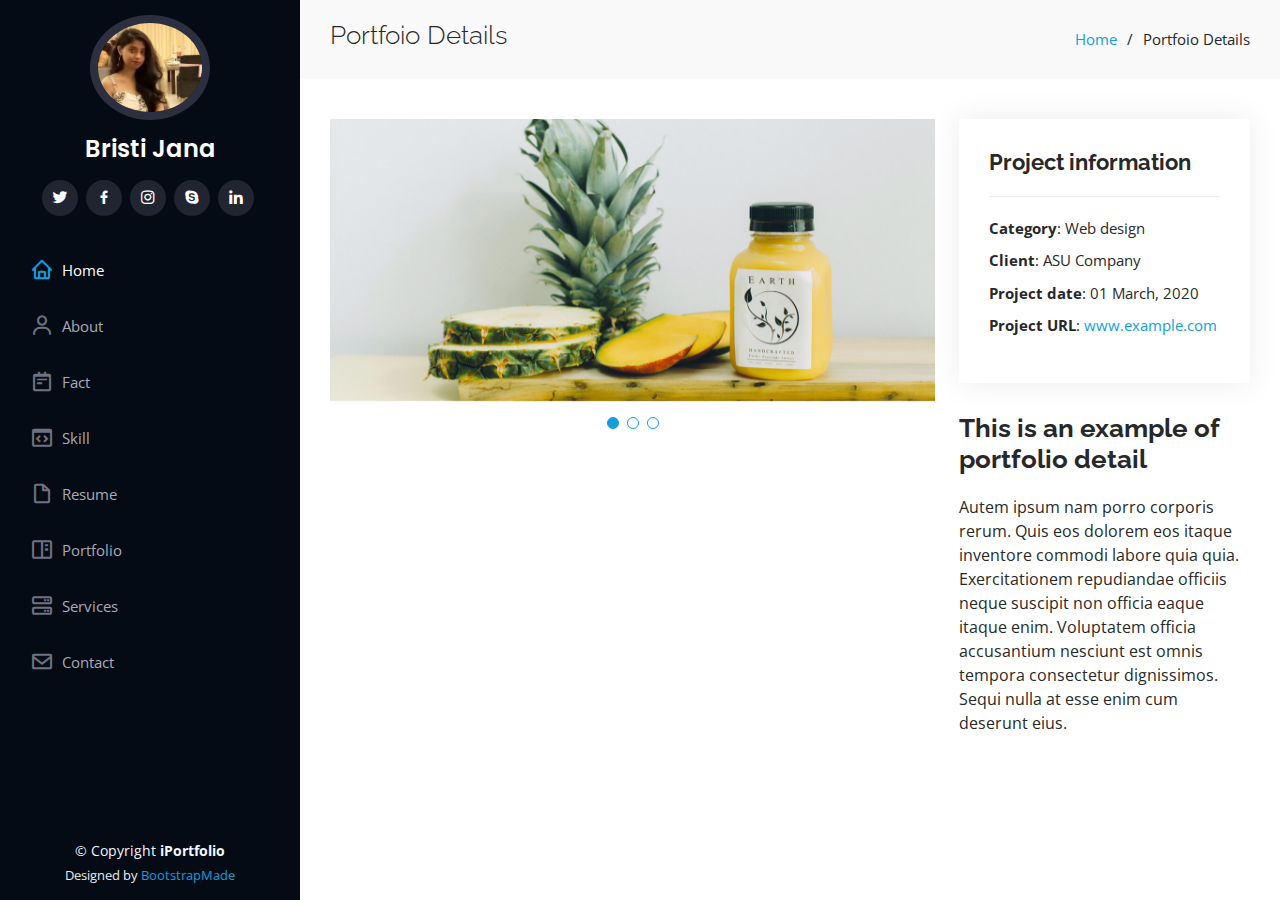
<file: portfolio-details9.html>
<!DOCTYPE html>
<html lang="en">
  <head>
    <meta charset="utf-8" />
    <meta content="width=device-width, initial-scale=1.0" name="viewport" />

    <title>Portfolio Details - iPortfolio Bootstrap Template</title>
    <meta content="" name="description" />
    <meta content="" name="keywords" />

    <!-- Favicons -->
    <link href="assets/img/favicon.png" rel="icon" />
    <link href="assets/img/apple-touch-icon.png" rel="apple-touch-icon" />

    <!-- Google Fonts -->
    <link
      href="https://fonts.googleapis.com/css?family=Open+Sans:300,300i,400,400i,600,600i,700,700i|Raleway:300,300i,400,400i,500,500i,600,600i,700,700i|Poppins:300,300i,400,400i,500,500i,600,600i,700,700i"
      rel="stylesheet"
    />

    <!-- Vendor CSS Files -->
    <link href="assets/vendor/aos/aos.css" rel="stylesheet" />
    <link
      href="assets/vendor/bootstrap/css/bootstrap.min.css"
      rel="stylesheet"
    />
    <link
      href="assets/vendor/bootstrap-icons/bootstrap-icons.css"
      rel="stylesheet"
    />
    <link href="assets/vendor/boxicons/css/boxicons.min.css" rel="stylesheet" />
    <link
      href="assets/vendor/glightbox/css/glightbox.min.css"
      rel="stylesheet"
    />
    <link href="assets/vendor/swiper/swiper-bundle.min.css" rel="stylesheet" />

    <!-- Template Main CSS File -->
    <link href="assets/css/style.css" rel="stylesheet" />

    <!-- =======================================================
  * Template Name: iPortfolio
  * Updated: May 30 2023 with Bootstrap v5.3.0
  * Template URL: https://bootstrapmade.com/iportfolio-bootstrap-portfolio-websites-template/
  * Author: BootstrapMade.com
  * License: https://bootstrapmade.com/license/
  ======================================================== -->
  </head>

  <body>
    <!-- ======= Mobile nav toggle button ======= -->
    <i class="bi bi-list mobile-nav-toggle d-xl-none"></i>

    <!-- ======= Header ======= -->
    <header id="header">
      <div class="d-flex flex-column">
        <div class="profile">
          <img
            src="assets/img/profile-img.jpg"
            alt=""
            class="img-fluid rounded-circle"
          />
          <h1 class="text-light"><a href="index.html">Bristi Jana</a></h1>
          <div class="social-links mt-3 text-center">
            <a href="https://twitter.com/bristi_jana" class="twitter"
              ><i class="bx bxl-twitter"></i
            ></a>
            <a href="https://www.facebook.com/bristi.jana.1069" class="facebook"
              ><i class="bx bxl-facebook"></i
            ></a>
            <a
              href="https://www.instagram.com/bristi0654/?hl=en"
              class="instagram"
              ><i class="bx bxl-instagram"></i
            ></a>
            <a
              href="https://join.skype.com/invite/vLb6OtznhZKo"
              class="google-plus"
              ><i class="bx bxl-skype"></i
            ></a>
            <a
              href="https://www.linkedin.com/in/bristi-jana-379a5b1b9/"
              class="linkedin"
              ><i class="bx bxl-linkedin"></i
            ></a>
          </div>
        </div>

        <nav id="navbar" class="nav-menu navbar">
          <ul>
            <li>
              <a href="index.html#hero" class="nav-link scrollto active"
                ><i class="bx bx-home"></i> <span>Home</span></a
              >
            </li>
            <li>
              <a href="index.html#about" class="nav-link scrollto"
                ><i class="bx bx-user"></i> <span>About</span></a
              >
            </li>
            <li>
              <a href="index.html#facts" class="nav-link scrollto"
                ><i class="bx bx-notepad"></i> <span>Fact</span></a
              >
            </li>
            <li>
              <a href="index.html#skills" class="nav-link scrollto"
                ><i class="bx bx-code-block"></i> <span>Skill</span></a
              >
            </li>

            <li>
              <a href="index.html#resume" class="nav-link scrollto"
                ><i class="bx bx-file-blank"></i> <span>Resume</span></a
              >
            </li>
            <li>
              <a href="index.html#portfolio" class="nav-link scrollto"
                ><i class="bx bx-book-content"></i> <span>Portfolio</span></a
              >
            </li>
            <li>
              <a href="index.html#services" class="nav-link scrollto"
                ><i class="bx bx-server"></i> <span>Services</span></a
              >
            </li>
            <li>
              <a href="index.html#contact" class="nav-link scrollto"
                ><i class="bx bx-envelope"></i> <span>Contact</span></a
              >
            </li>
          </ul>
        </nav>
        <!-- .nav-menu -->
      </div>
    </header>
    <!-- End Header -->

    <main id="main">
      <!-- ======= Breadcrumbs ======= -->
      <section id="breadcrumbs" class="breadcrumbs">
        <div class="container">
          <div class="d-flex justify-content-between align-items-center">
            <h2>Portfoio Details</h2>
            <ol>
              <li><a href="index.html">Home</a></li>
              <li>Portfoio Details</li>
            </ol>
          </div>
        </div>
      </section>
      <!-- End Breadcrumbs -->

      <!-- ======= Portfolio Details Section ======= -->
      <section id="portfolio-details" class="portfolio-details">
        <div class="container">
          <div class="row gy-4">
            <div class="col-lg-8">
              <div class="portfolio-details-slider swiper">
                <div class="swiper-wrapper align-items-center">
                  <div class="swiper-slide">
                    <img
                      src="assets/img/portfolio/portfolio-details-1.jpg"
                      alt=""
                    />
                  </div>

                  <div class="swiper-slide">
                    <img
                      src="assets/img/portfolio/portfolio-details-2.jpg"
                      alt=""
                    />
                  </div>

                  <div class="swiper-slide">
                    <img
                      src="assets/img/portfolio/portfolio-details-3.jpg"
                      alt=""
                    />
                  </div>
                </div>
                <div class="swiper-pagination"></div>
              </div>
            </div>

            <div class="col-lg-4">
              <div class="portfolio-info">
                <h3>Project information</h3>
                <ul>
                  <li><strong>Category</strong>: Web design</li>
                  <li><strong>Client</strong>: ASU Company</li>
                  <li><strong>Project date</strong>: 01 March, 2020</li>
                  <li>
                    <strong>Project URL</strong>:
                    <a href="#">www.example.com</a>
                  </li>
                </ul>
              </div>
              <div class="portfolio-description">
                <h2>This is an example of portfolio detail</h2>
                <p>
                  Autem ipsum nam porro corporis rerum. Quis eos dolorem eos
                  itaque inventore commodi labore quia quia. Exercitationem
                  repudiandae officiis neque suscipit non officia eaque itaque
                  enim. Voluptatem officia accusantium nesciunt est omnis
                  tempora consectetur dignissimos. Sequi nulla at esse enim cum
                  deserunt eius.
                </p>
              </div>
            </div>
          </div>
        </div>
      </section>
      <!-- End Portfolio Details Section -->
    </main>
    <!-- End #main -->

    <!-- ======= Footer ======= -->
    <footer id="footer">
      <div class="container">
        <div class="copyright">
          &copy; Copyright <strong><span>iPortfolio</span></strong>
        </div>
        <div class="credits">
          <!-- All the links in the footer should remain intact. -->
          <!-- You can delete the links only if you purchased the pro version. -->
          <!-- Licensing information: https://bootstrapmade.com/license/ -->
          <!-- Purchase the pro version with working PHP/AJAX contact form: https://bootstrapmade.com/iportfolio-bootstrap-portfolio-websites-template/ -->
          Designed by <a href="https://bootstrapmade.com/">BootstrapMade</a>
        </div>
      </div>
    </footer>
    <!-- End  Footer -->

    <a
      href="#"
      class="back-to-top d-flex align-items-center justify-content-center"
      ><i class="bi bi-arrow-up-short"></i
    ></a>

    <!-- Vendor JS Files -->
    <script src="assets/vendor/purecounter/purecounter_vanilla.js"></script>
    <script src="assets/vendor/aos/aos.js"></script>
    <script src="assets/vendor/bootstrap/js/bootstrap.bundle.min.js"></script>
    <script src="assets/vendor/glightbox/js/glightbox.min.js"></script>
    <script src="assets/vendor/isotope-layout/isotope.pkgd.min.js"></script>
    <script src="assets/vendor/swiper/swiper-bundle.min.js"></script>
    <script src="assets/vendor/typed.js/typed.umd.js"></script>
    <script src="assets/vendor/waypoints/noframework.waypoints.js"></script>
    <script src="assets/vendor/php-email-form/validate.js"></script>

    <!-- Template Main JS File -->
    <script src="assets/js/main.js"></script>
  </body>
</html>
</file>
<file: assets/css/style.css>
/**
* Template Name: iPortfolio
* Updated: May 30 2023 with Bootstrap v5.3.0
* Template URL: https://bootstrapmade.com/iportfolio-bootstrap-portfolio-websites-template/
* Author: BootstrapMade.com
* License: https://bootstrapmade.com/license/
*/

/*--------------------------------------------------------------
# General
--------------------------------------------------------------*/
body {
  font-family: "Open Sans", sans-serif;
  color: #272829;
}

a {
  color: #149ddd;
  text-decoration: none;
}

a:hover {
  color: #37b3ed;
  text-decoration: none;
}

h1,
h2,
h3,
h4,
h5,
h6 {
  font-family: "Raleway", sans-serif;
}

/*--------------------------------------------------------------
# Back to top button
--------------------------------------------------------------*/
.back-to-top {
  position: fixed;
  visibility: hidden;
  opacity: 0;
  right: 15px;
  bottom: 15px;
  z-index: 996;
  background: #149ddd;
  width: 40px;
  height: 40px;
  border-radius: 50px;
  transition: all 0.4s;
}

.back-to-top i {
  font-size: 28px;
  color: #fff;
  line-height: 0;
}

.back-to-top:hover {
  background: #2eafec;
  color: #fff;
}

.back-to-top.active {
  visibility: visible;
  opacity: 1;
}

/*--------------------------------------------------------------
# Header
--------------------------------------------------------------*/
#header {
  position: fixed;
  top: 0;
  left: 0;
  bottom: 0;
  width: 300px;
  transition: all ease-in-out 0.5s;
  z-index: 9997;
  transition: all 0.5s;
  padding: 0 15px;
  background: #040b14;
  overflow-y: auto;
}

#header .profile img {
  margin: 15px auto;
  display: block;
  width: 120px;
  border: 8px solid #2c2f3f;
}

#header .profile h1 {
  font-size: 24px;
  margin: 0;
  padding: 0;
  font-weight: 600;
  -moz-text-align-last: center;
  text-align-last: center;
  font-family: "Poppins", sans-serif;
}

#header .profile h1 a,
#header .profile h1 a:hover {
  color: #fff;
  text-decoration: none;
}

#header .profile .social-links a {
  font-size: 18px;
  display: inline-block;
  background: #212431;
  color: #fff;
  line-height: 1;
  padding: 8px 0;
  margin-right: 4px;
  border-radius: 50%;
  text-align: center;
  width: 36px;
  height: 36px;
  transition: 0.3s;
}

#header .profile .social-links a:hover {
  background: #149ddd;
  color: #fff;
  text-decoration: none;
}

#main {
  margin-left: 300px;
}

.container,
.container-fluid {
  padding-left: 30px;
  padding-right: 30px;
}

@media (max-width: 1199px) {
  #header {
    left: -300px;
  }

  #main {
    margin-left: 0;
  }

  .container,
  .container-fluid {
    padding-left: 12px;
    padding-right: 12px;
  }
}

/*--------------------------------------------------------------
# Navigation Menu
--------------------------------------------------------------*/
/* Desktop Navigation */
.nav-menu {
  padding: 30px 0 0 0;
}

.nav-menu * {
  margin: 0;
  padding: 0;
  list-style: none;
}

.nav-menu > ul > li {
  position: relative;
  white-space: nowrap;
}

.nav-menu a,
.nav-menu a:focus {
  display: flex;
  align-items: center;
  color: #a8a9b4;
  padding: 12px 15px;
  margin-bottom: 8px;
  transition: 0.3s;
  font-size: 15px;
}

.nav-menu a i,
.nav-menu a:focus i {
  font-size: 24px;
  padding-right: 8px;
  color: #6f7180;
}

.nav-menu a:hover,
.nav-menu .active,
.nav-menu .active:focus,
.nav-menu li:hover > a {
  text-decoration: none;
  color: #fff;
}

.nav-menu a:hover i,
.nav-menu .active i,
.nav-menu .active:focus i,
.nav-menu li:hover > a i {
  color: #149ddd;
}

/* Mobile Navigation */
.mobile-nav-toggle {
  position: fixed;
  right: 15px;
  top: 15px;
  z-index: 9998;
  border: 0;
  font-size: 24px;
  transition: all 0.4s;
  outline: none !important;
  background-color: #149ddd;
  color: #fff;
  width: 40px;
  height: 40px;
  display: inline-flex;
  align-items: center;
  justify-content: center;
  line-height: 0;
  border-radius: 50px;
  cursor: pointer;
}

.mobile-nav-active {
  overflow: hidden;
}

.mobile-nav-active #header {
  left: 0;
}

/*--------------------------------------------------------------
# Hero Section
--------------------------------------------------------------*/
#hero {
  width: 100%;
  height: 100vh;
  background: url("../img/hero-bg.jpg") top center;
  background-size: cover;
}
span.purecounter.tnt {
  margin-left: 0;
}
.tnt {
}
.conti {
  display: flex;
}
#hero:before {
  content: "";
  background: rgba(5, 13, 24, 0.3);
  position: absolute;
  bottom: 0;
  top: 0;
  left: 0;
  right: 0;
  z-index: 1;
}

#hero .hero-container {
  position: relative;
  z-index: 2;
  min-width: 300px;
}

#hero h1 {
  margin: 0 0 10px 0;
  font-size: 64px;
  font-weight: 700;
  line-height: 56px;
  color: #fff;
}

#hero p {
  color: #fff;
  margin-bottom: 50px;
  font-size: 26px;
  font-family: "Poppins", sans-serif;
}

#hero p span {
  color: #fff;
  padding-bottom: 4px;
  letter-spacing: 1px;
  border-bottom: 3px solid #149ddd;
}

@media (min-width: 1024px) {
  #hero {
    background-attachment: fixed;
  }
}

@media (max-width: 768px) {
  #hero h1 {
    font-size: 28px;
    line-height: 36px;
  }

  #hero h2 {
    font-size: 18px;
    line-height: 24px;
    margin-bottom: 30px;
  }
}

/*--------------------------------------------------------------
# Sections General
--------------------------------------------------------------*/
section {
  padding: 60px 0;
  overflow: hidden;
}

.section-bg {
  background: #f5f8fd;
}

.section-title {
  padding-bottom: 30px;
}

.section-title h2 {
  font-size: 32px;
  font-weight: bold;
  margin-bottom: 20px;
  padding-bottom: 20px;
  position: relative;
  color: #173b6c;
}

.section-title h2::after {
  content: "";
  position: absolute;
  display: block;
  width: 50px;
  height: 3px;
  background: #149ddd;
  bottom: 0;
  left: 0;
}

.section-title p {
  margin-bottom: 0;
}

/*--------------------------------------------------------------
# About
--------------------------------------------------------------*/
.about .content h3 {
  font-weight: 700;
  font-size: 26px;
  color: #173b6c;
}

.about .content ul {
  list-style: none;
  padding: 0;
}

.about .content ul li {
  margin-bottom: 20px;
  display: flex;
  align-items: center;
}

.about .content ul strong {
  margin-right: 10px;
}

.about .content ul i {
  font-size: 16px;
  margin-right: 5px;
  color: #149ddd;
  line-height: 0;
}

.about .content p:last-child {
  margin-bottom: 0;
}

/*--------------------------------------------------------------
# Facts
--------------------------------------------------------------*/
.facts {
  padding-bottom: 30px;
}

.facts .count-box {
  padding: 30px;
  width: 100%;
}

.facts .count-box i {
  display: block;
  font-size: 44px;
  color: #149ddd;
  float: left;
  line-height: 0;
}

.facts .count-box span {
  font-size: 48px;
  line-height: 40px;
  display: block;
  font-weight: 700;
  color: #050d18;
  margin-left: 30px;
}

.facts .count-box p {
  padding: 15px 0 0 0;
  margin: 0 0 0 60px;
  font-family: "Raleway", sans-serif;
  font-size: 14px;
  color: #122f57;
}

.facts .count-box a {
  font-weight: 600;
  display: block;
  margin-top: 20px;
  color: #122f57;
  font-size: 15px;
  font-family: "Poppins", sans-serif;
  transition: ease-in-out 0.3s;
}

.facts .count-box a:hover {
  color: #1f5297;
}

/*--------------------------------------------------------------
# Akills
--------------------------------------------------------------*/
.skills .progress {
  height: 60px;
  display: block;
  background: none;
  border-radius: 0;
}

.skills .progress .skill {
  padding: 0;
  margin: 0 0 6px 0;
  text-transform: uppercase;
  display: block;
  font-weight: 600;
  font-family: "Poppins", sans-serif;
  color: #050d18;
}

.skills .progress .skill .val {
  float: right;
  font-style: normal;
}

.skills .progress-bar-wrap {
  background: #dce8f8;
  height: 10px;
}

.skills .progress-bar {
  width: 1px;
  height: 10px;
  transition: 0.9s;
  background-color: #149ddd;
}

/*--------------------------------------------------------------
# Resume
--------------------------------------------------------------*/
.resume .resume-title {
  font-size: 26px;
  font-weight: 700;
  margin-top: 20px;
  margin-bottom: 20px;
  color: #050d18;
}

.resume .resume-item {
  padding: 0 0 20px 20px;
  margin-top: -2px;
  border-left: 2px solid #1f5297;
  position: relative;
}

.resume .resume-item h4 {
  line-height: 18px;
  font-size: 18px;
  font-weight: 600;
  text-transform: uppercase;
  font-family: "Poppins", sans-serif;
  color: #050d18;
  margin-bottom: 10px;
}

.resume .resume-item h5 {
  font-size: 16px;
  background: #e4edf9;
  padding: 5px 15px;
  display: inline-block;
  font-weight: 600;
  margin-bottom: 10px;
}

.resume .resume-item ul {
  padding-left: 20px;
}

.resume .resume-item ul li {
  padding-bottom: 10px;
}

.resume .resume-item:last-child {
  padding-bottom: 0;
}

.resume .resume-item::before {
  content: "";
  position: absolute;
  width: 16px;
  height: 16px;
  border-radius: 50px;
  left: -9px;
  top: 0;
  background: #fff;
  border: 2px solid #1f5297;
}

/*--------------------------------------------------------------
# Portfolio
--------------------------------------------------------------*/
.portfolio .portfolio-item {
  margin-bottom: 30px;
}

.portfolio #portfolio-flters {
  padding: 0;
  margin: 0 auto 35px auto;
  list-style: none;
  text-align: center;
  background: #fff;
  border-radius: 50px;
  padding: 2px 15px;
}

.portfolio #portfolio-flters li {
  cursor: pointer;
  display: inline-block;
  padding: 10px 15px 8px 15px;
  font-size: 14px;
  font-weight: 600;
  line-height: 1;
  text-transform: uppercase;
  color: #272829;
  margin-bottom: 5px;
  transition: all 0.3s ease-in-out;
}

.portfolio #portfolio-flters li:hover,
.portfolio #portfolio-flters li.filter-active {
  color: #149ddd;
}

.portfolio #portfolio-flters li:last-child {
  margin-right: 0;
}

.portfolio .portfolio-wrap {
  transition: 0.3s;
  position: relative;
  overflow: hidden;
  z-index: 1;
}

.portfolio .portfolio-wrap::before {
  content: "";
  background: rgba(255, 255, 255, 0.5);
  position: absolute;
  left: 0;
  right: 0;
  top: 0;
  bottom: 0;
  transition: all ease-in-out 0.3s;
  z-index: 2;
  opacity: 0;
}

.portfolio .portfolio-wrap .portfolio-links {
  opacity: 1;
  left: 0;
  right: 0;
  bottom: -60px;
  z-index: 3;
  position: absolute;
  transition: all ease-in-out 0.3s;
  display: flex;
  justify-content: center;
}

.portfolio .portfolio-wrap .portfolio-links a {
  color: #fff;
  font-size: 28px;
  text-align: center;
  background: rgba(20, 157, 221, 0.75);
  transition: 0.3s;
  width: 50%;
}

.portfolio .portfolio-wrap .portfolio-links a:hover {
  background: rgba(20, 157, 221, 0.95);
}

.portfolio .portfolio-wrap .portfolio-links a + a {
  border-left: 1px solid #37b3ed;
}

.portfolio .portfolio-wrap:hover::before {
  top: 0;
  left: 0;
  right: 0;
  bottom: 0;
  opacity: 1;
}

.portfolio .portfolio-wrap:hover .portfolio-links {
  opacity: 1;
  bottom: 0;
}

/*--------------------------------------------------------------
# Portfolio Details
--------------------------------------------------------------*/
.portfolio-details {
  padding-top: 40px;
}

.portfolio-details .portfolio-details-slider img {
  width: 100%;
}

.portfolio-details .portfolio-details-slider .swiper-pagination {
  margin-top: 20px;
  position: relative;
}

.portfolio-details
  .portfolio-details-slider
  .swiper-pagination
  .swiper-pagination-bullet {
  width: 12px;
  height: 12px;
  background-color: #fff;
  opacity: 1;
  border: 1px solid #149ddd;
}

.portfolio-details
  .portfolio-details-slider
  .swiper-pagination
  .swiper-pagination-bullet-active {
  background-color: #149ddd;
}

.portfolio-details .portfolio-info {
  padding: 30px;
  box-shadow: 0px 0 30px rgba(5, 13, 24, 0.08);
}

.portfolio-details .portfolio-info h3 {
  font-size: 22px;
  font-weight: 700;
  margin-bottom: 20px;
  padding-bottom: 20px;
  border-bottom: 1px solid #eee;
}

.portfolio-details .portfolio-info ul {
  list-style: none;
  padding: 0;
  font-size: 15px;
}

.portfolio-details .portfolio-info ul li + li {
  margin-top: 10px;
}

.portfolio-details .portfolio-description {
  padding-top: 30px;
}

.portfolio-details .portfolio-description h2 {
  font-size: 26px;
  font-weight: 700;
  margin-bottom: 20px;
}

.portfolio-details .portfolio-description p {
  padding: 0;
}

/*--------------------------------------------------------------
# Services
--------------------------------------------------------------*/
.services .icon-box {
  margin-bottom: 20px;
}

.services .icon {
  float: left;
  display: flex;
  align-items: center;
  justify-content: center;
  width: 54px;
  height: 54px;
  background: #149ddd;
  border-radius: 50%;
  transition: 0.5s;
  border: 1px solid #149ddd;
}

.services .icon i {
  color: #fff;
  font-size: 24px;
  line-height: 0;
}

.services .icon-box:hover .icon {
  background: #fff;
}

.services .icon-box:hover .icon i {
  color: #149ddd;
}

.services .title {
  margin-left: 80px;
  font-weight: 700;
  margin-bottom: 15px;
  font-size: 18px;
}

.services .title a {
  color: #343a40;
}

.services .title a:hover {
  color: #149ddd;
}

.services .description {
  margin-left: 80px;
  line-height: 24px;
  font-size: 14px;
}

/*--------------------------------------------------------------
# Testimonials
--------------------------------------------------------------*/
.testimonials .testimonials-carousel,
.testimonials .testimonials-slider {
  overflow: hidden;
}

.testimonials .testimonial-item {
  box-sizing: content-box;
  text-align: center;
  min-height: 320px;
}

.testimonials .testimonial-item .testimonial-img {
  width: 90px;
  border-radius: 50%;
  margin: 0 auto;
}

.testimonials .testimonial-item h3 {
  font-size: 18px;
  font-weight: bold;
  margin: 10px 0 5px 0;
  color: #111;
}

.testimonials .testimonial-item h4 {
  font-size: 14px;
  color: #999;
  margin: 0;
}

.testimonials .testimonial-item .quote-icon-left,
.testimonials .testimonial-item .quote-icon-right {
  color: #c3e8fa;
  font-size: 26px;
}

.testimonials .testimonial-item .quote-icon-left {
  display: inline-block;
  left: -5px;
  position: relative;
}

.testimonials .testimonial-item .quote-icon-right {
  display: inline-block;
  right: -5px;
  position: relative;
  top: 10px;
}

.testimonials .testimonial-item p {
  font-style: italic;
  margin: 0 15px 15px 15px;
  padding: 20px;
  background: #fff;
  position: relative;
  margin-bottom: 35px;
  border-radius: 6px;
  box-shadow: 0px 2px 15px rgba(0, 0, 0, 0.1);
}

.testimonials .testimonial-item p::after {
  content: "";
  width: 0;
  height: 0;
  border-top: 20px solid #fff;
  border-right: 20px solid transparent;
  border-left: 20px solid transparent;
  position: absolute;
  bottom: -20px;
  left: calc(50% - 20px);
}

.testimonials .swiper-pagination {
  margin-top: 20px;
  position: relative;
}

.testimonials .swiper-pagination .swiper-pagination-bullet {
  width: 12px;
  height: 12px;
  background-color: #fff;
  opacity: 1;
  border: 1px solid #149ddd;
}

.testimonials .swiper-pagination .swiper-pagination-bullet-active {
  background-color: #149ddd;
}

/*--------------------------------------------------------------
# Contact
--------------------------------------------------------------*/
.contact {
  padding-bottom: 130px;
}

.contact .info {
  padding: 30px;
  background: #fff;
  width: 100%;
  box-shadow: 0 0 24px 0 rgba(0, 0, 0, 0.12);
}

.contact .info i {
  font-size: 20px;
  color: #149ddd;
  float: left;
  width: 44px;
  height: 44px;
  background: #dff3fc;
  display: flex;
  justify-content: center;
  align-items: center;
  border-radius: 50px;
  transition: all 0.3s ease-in-out;
}

.contact .info h4 {
  padding: 0 0 0 60px;
  font-size: 22px;
  font-weight: 600;
  margin-bottom: 5px;
  color: #050d18;
}

.contact .info p {
  padding: 0 0 10px 60px;
  margin-bottom: 20px;
  font-size: 14px;
  color: #173b6c;
}

.contact .info .email p {
  padding-top: 5px;
}

.contact .info .social-links {
  padding-left: 60px;
}

.contact .info .social-links a {
  font-size: 18px;
  display: inline-block;
  background: #333;
  color: #fff;
  line-height: 1;
  padding: 8px 0;
  border-radius: 50%;
  text-align: center;
  width: 36px;
  height: 36px;
  transition: 0.3s;
  margin-right: 10px;
}

.contact .info .social-links a:hover {
  background: #149ddd;
  color: #fff;
}

.contact .info .email:hover i,
.contact .info .address:hover i,
.contact .info .phone:hover i {
  background: #149ddd;
  color: #fff;
}

.contact .php-email-form {
  width: 100%;
  padding: 30px;
  background: #fff;
  box-shadow: 0 0 24px 0 rgba(0, 0, 0, 0.12);
}

.contact .php-email-form .form-group {
  padding-bottom: 8px;
}

.contact .php-email-form .validate {
  display: none;
  color: red;
  margin: 0 0 15px 0;
  font-weight: 400;
  font-size: 13px;
}

.contact .php-email-form .error-message {
  display: none;
  color: #fff;
  background: #ed3c0d;
  text-align: left;
  padding: 15px;
  font-weight: 600;
}

.contact .php-email-form .error-message br + br {
  margin-top: 25px;
}

.contact .php-email-form .sent-message {
  display: none;
  color: #fff;
  background: #18d26e;
  text-align: center;
  padding: 15px;
  font-weight: 600;
}

.contact .php-email-form .loading {
  display: none;
  background: #fff;
  text-align: center;
  padding: 15px;
}

.contact .php-email-form .loading:before {
  content: "";
  display: inline-block;
  border-radius: 50%;
  width: 24px;
  height: 24px;
  margin: 0 10px -6px 0;
  border: 3px solid #18d26e;
  border-top-color: #eee;
  animation: animate-loading 1s linear infinite;
}

.contact .php-email-form .form-group {
  margin-bottom: 15px;
}

.contact .php-email-form label {
  padding-bottom: 8px;
}

.contact .php-email-form input,
.contact .php-email-form textarea {
  border-radius: 0;
  box-shadow: none;
  font-size: 14px;
}

.contact .php-email-form input {
  height: 44px;
}

.contact .php-email-form textarea {
  padding: 10px 15px;
}

.contact .php-email-form button[type="submit"] {
  background: #149ddd;
  border: 0;
  padding: 10px 24px;
  color: #fff;
  transition: 0.4s;
  border-radius: 4px;
}

.contact .php-email-form button[type="submit"]:hover {
  background: #37b3ed;
}

@keyframes animate-loading {
  0% {
    transform: rotate(0deg);
  }

  100% {
    transform: rotate(360deg);
  }
}

/*--------------------------------------------------------------
# Breadcrumbs
--------------------------------------------------------------*/
.breadcrumbs {
  padding: 20px 0;
  background: #f9f9f9;
}

.breadcrumbs h2 {
  font-size: 26px;
  font-weight: 300;
}

.breadcrumbs ol {
  display: flex;
  flex-wrap: wrap;
  list-style: none;
  padding: 0;
  margin: 0;
  font-size: 15px;
}

.breadcrumbs ol li + li {
  padding-left: 10px;
}

.breadcrumbs ol li + li::before {
  display: inline-block;
  padding-right: 10px;
  color: #0e2442;
  content: "/";
}

@media (max-width: 768px) {
  .breadcrumbs .d-flex {
    display: block !important;
  }

  .breadcrumbs ol {
    display: block;
  }

  .breadcrumbs ol li {
    display: inline-block;
  }
}

/*--------------------------------------------------------------
# Footer
--------------------------------------------------------------*/
#footer {
  padding: 15px;
  color: #f4f6fd;
  font-size: 14px;
  position: fixed;
  left: 0;
  bottom: 0;
  width: 300px;
  z-index: 9999;
  background: #040b14;
}

#footer .copyright {
  text-align: center;
}

#footer .credits {
  padding-top: 5px;
  text-align: center;
  font-size: 13px;
  color: #eaebf0;
}

@media (max-width: 1199px) {
  #footer {
    position: static;
    width: auto;
    padding-right: 20px 15px;
  }
}
</file>
